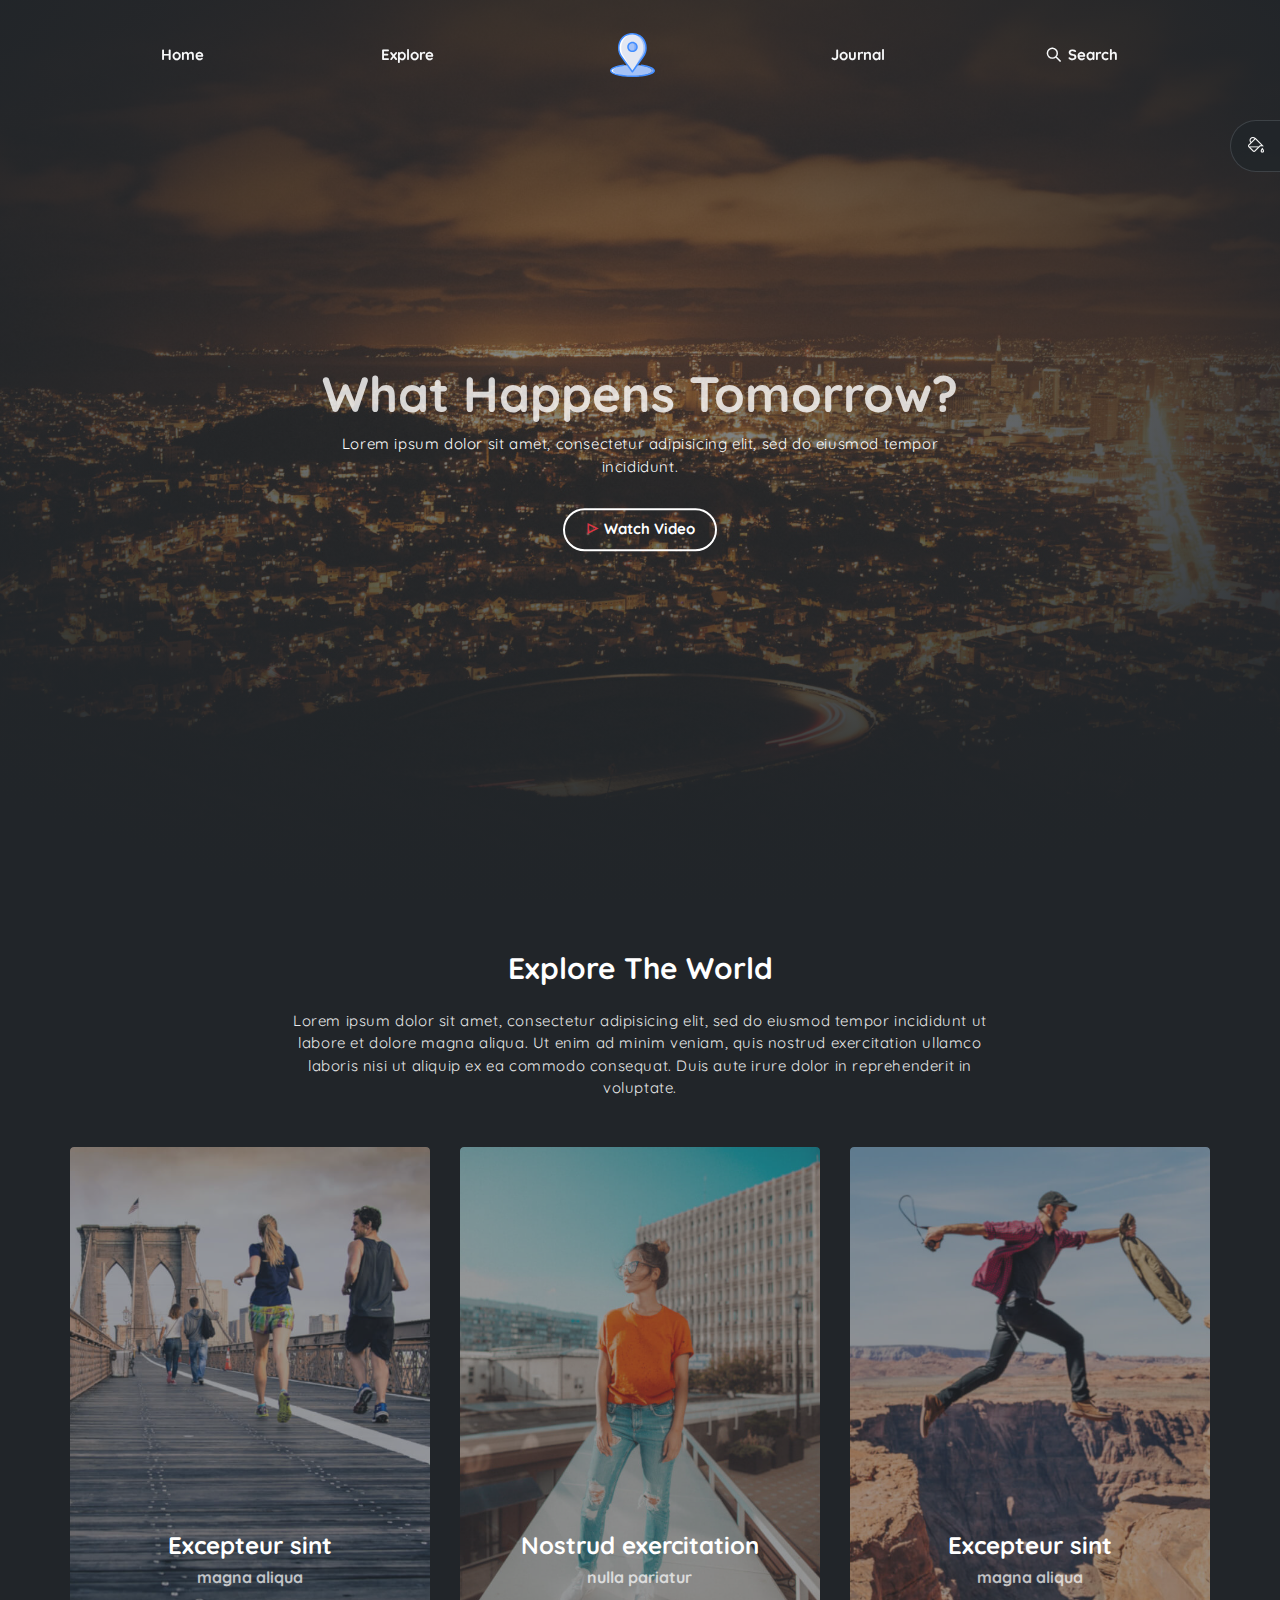
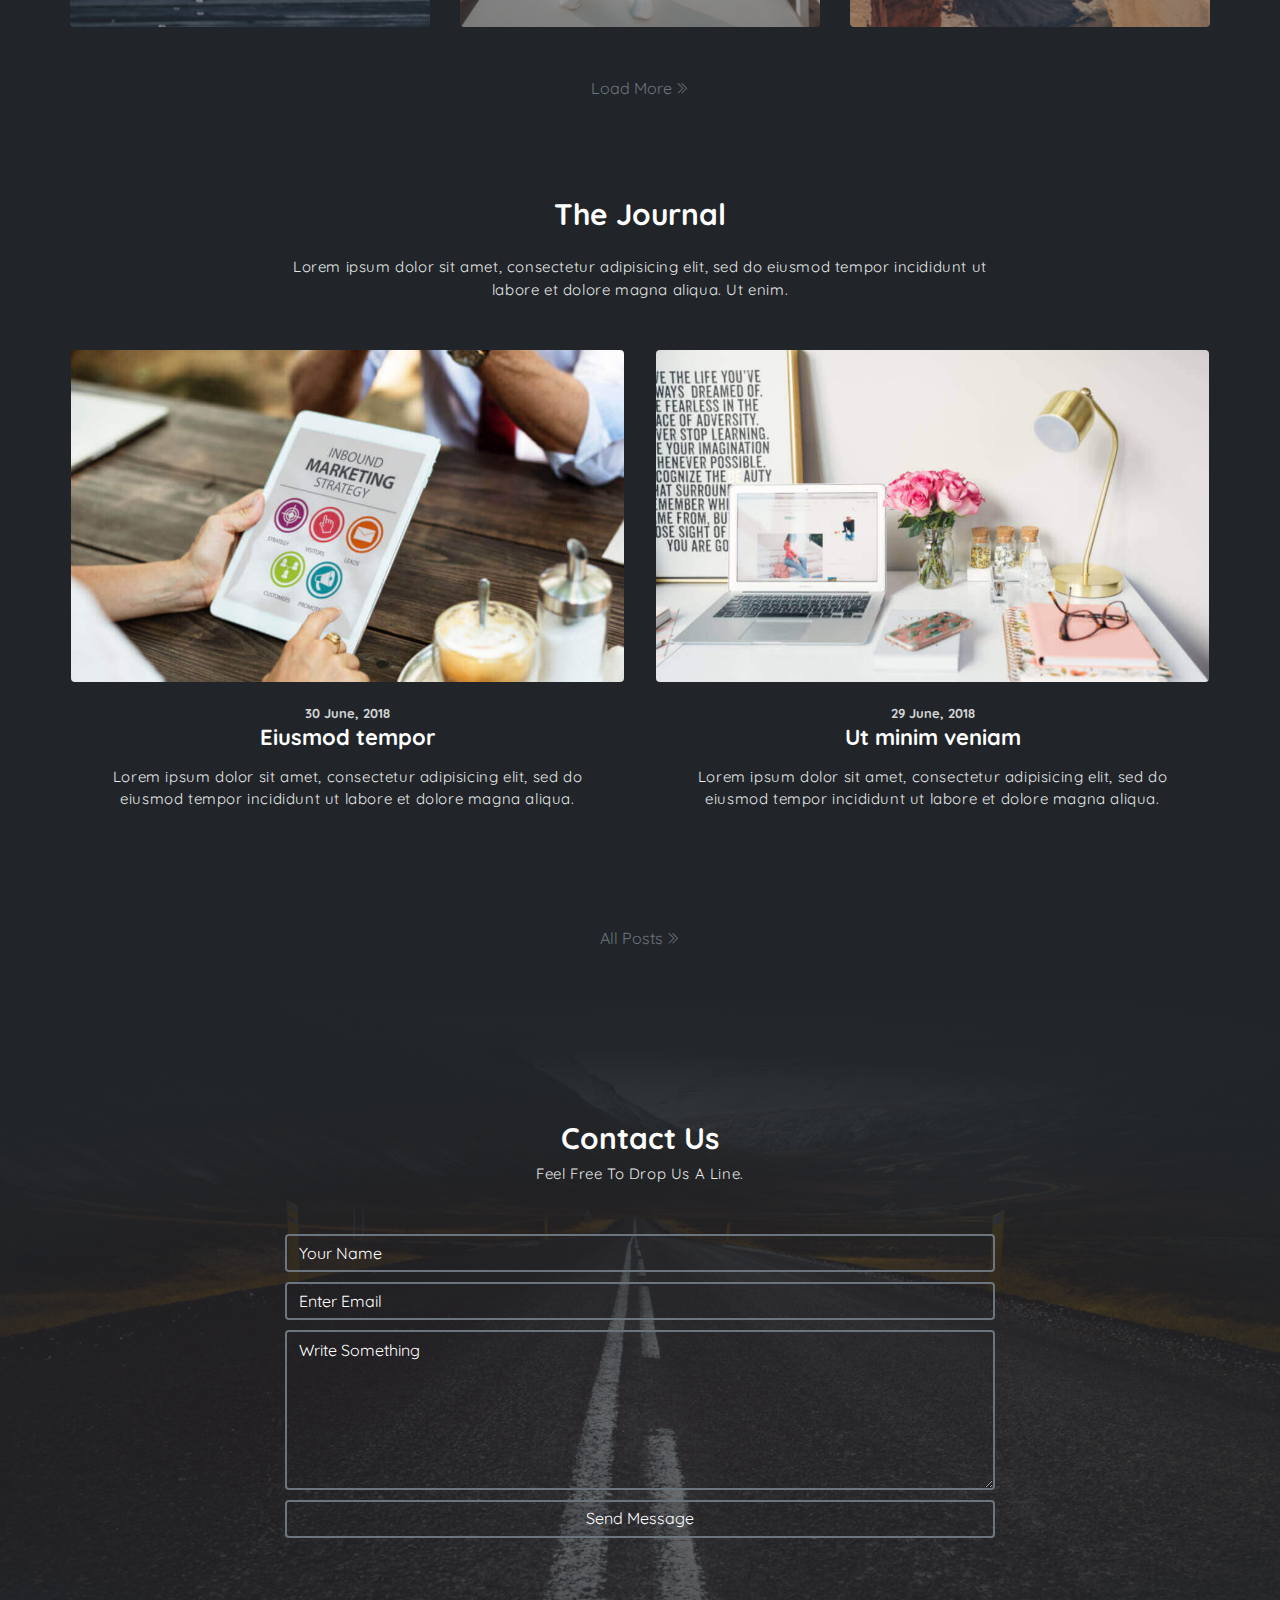
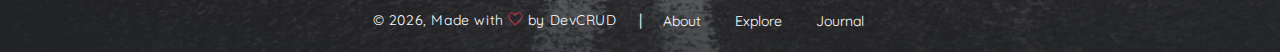
<file: demo3-pohja/index.html>
<!DOCTYPE html>
<html lang="en">
<head>
	<meta charset="utf-8">
    <meta name="viewport" content="width=device-width, initial-scale=1, shrink-to-fit=no">
    <meta name="description" content="Start your development with Dorang landing page.">
    <meta name="author" content="Devcrud">
    <title>Dorang | Free Bootstrap 4.3.x template</title>
    <!-- font icons -->
    <link rel="stylesheet" href="assets/vendors/themify-icons/css/themify-icons.css">

    <!-- Bootstrap + Dorang main styles -->
	<link rel="stylesheet" href="assets/css/dorang.css">

</head>
<body data-spy="scroll" data-target=".navbar" data-offset="40" id="home" class="dark-theme">
    
    <!-- page navbar -->
    <nav class="page-navbar" data-spy="affix" data-offset-top="10">
        <ul class="nav-navbar container">
            <li class="nav-item"><a href="#" class="nav-link">Home</a></li>
            <li class="nav-item"><a href="#" class="nav-link">Explore</a></li>
            <li class="nav-item"><a href="#" class="nav-link"><img src="assets/imgs/placeholder.svg" alt="Download free bootstrap 4 landing page, free boootstrap 4 templates, Download free bootstrap 4.1 landing page, free boootstrap 4.1.1 templates, weber Landing page"></a></li>
            <li class="nav-item"><a href="#" class="nav-link">Journal</a></li>
            <li class="nav-item search">
                <a href="javascript:void(0)" class="nav-link search-toggle"><i class="ti-search"></i> Search</a>
                <div class="search-wrapper">
                    <form>
                        <input type="search" class="form-control" name="" placeholder="hit enter to search">
                    </form>
                </div>
            </li>
        </ul>
    </nav><!-- end of page navbar -->

    <div class="theme-selector">
        <a href="javascript:void(0)" class="spinner">
            <i class="ti-paint-bucket"></i>
        </a>
        <div class="body">
            <a href="javascript:void(0)" class="light"></a>
            <a href="javascript:void(0)" class="dark"></a>
        </div>
    </div>  

    <!-- page header -->
    <header class="header">
        <div class="overlay"></div>
        <div class="header-content">
            <h1 class="header-title">What Happens Tomorrow?</h1>
            <p class="header-subtitle">Lorem ipsum dolor sit amet, consectetur adipisicing elit, sed do eiusmod
            tempor incididunt.</p>

            <button class="btn btn-theme-color modal-toggle"><i class="ti-control-play text-danger"></i> Watch Video</button>

        </div>
    </header><!-- end of page header -->

    <!-- modal -->
    <div class="modalBox">
        <div class="modalBox-body">
            <iframe width="100%" height="450px" class="border-0" 
            src="https://www.youtube.com/embed/tgbNyZ7vqY?controls=0">
            </iframe>
        </div>          
    </div><!-- end of modal -->

    <!-- page container -->
    <div class="container page-container">
        <div class="col-md-10 col-lg-8 m-auto">
            <h6 class="title mb-4">Explore The World</h6>
            <p class="mb-5">Lorem ipsum dolor sit amet, consectetur adipisicing elit, sed do eiusmod
            tempor incididunt ut labore et dolore magna aliqua. Ut enim ad minim veniam,
            quis nostrud exercitation ullamco laboris nisi ut aliquip ex ea commodo
            consequat. Duis aute irure dolor in reprehenderit in voluptate.</p>
        </div>  

        <!-- row -->
        <div class="row mb-4">
            <div class="col-md-4">
                <a href="javascript:void(0)" class="overlay-img">
                    <img src="assets/imgs/img-1.jpg" alt="Download free bootstrap 4 landing page, free boootstrap 4 templates, Download free bootstrap 4.1 landing page, free boootstrap 4.1.1 templates, weber Landing page">  
                    <div class="overlay"></div> 
                    <div class="des">
                        <h1 class="title">Excepteur sint</h1>
                        <h6 class="subtitle">magna aliqua</p>
                        <p>Lorem ipsum dolor sit amet, consectetur adipisicing elit, sed do eiusmod
                        tempor incididunt ut labore et dolore magna aliqua.</p>
                    </div>          
                </a>
            </div>
            <div class="col-md-4">
                <a href="javascript:void(0)" class="overlay-img">
                    <img src="assets/imgs/img-2.jpg" alt="Download free bootstrap 4 landing page, free boootstrap 4 templates, Download free bootstrap 4.1 landing page, free boootstrap 4.1.1 templates, weber Landing page">  
                    <div class="overlay"></div> 
                    <div class="des">
                        <h1 class="title">Nostrud exercitation </h1>
                        <h6 class="subtitle">nulla pariatur</p>
                        <p>Lorem ipsum dolor sit amet, consectetur adipisicing elit, sed do eiusmod
                        tempor incididunt ut labore et dolore magna aliqua.</p>
                    </div>          
                </a>
            </div>
            <div class="col-md-4">
                <a href="javascript:void(0)" class="overlay-img">
                    <img src="assets/imgs/img-3.jpg" alt="Download free bootstrap 4 landing page, free boootstrap 4 templates, Download free bootstrap 4.1 landing page, free boootstrap 4.1.1 templates, weber Landing page">  
                    <div class="overlay"></div> 
                    <div class="des">
                        <h1 class="title">Excepteur sint</h1>
                        <h6 class="subtitle">magna aliqua</p>
                        <p>Lorem ipsum dolor sit amet, consectetur adipisicing elit, sed do eiusmod
                        tempor incididunt ut labore et dolore magna aliqua.</p>
                    </div>          
                </a>
            </div>          
        </div><!-- end of row -->

        <a href="#">Load More <i class="ti-angle-double-right angle"></i></a>


        <div class="col-md-10 col-lg-8 m-auto">
            <h6 class="title mb-4 mt-5 pt-5">The Journal</h6>
            <p class="mb-5">Lorem ipsum dolor sit amet, consectetur adipisicing elit, sed do eiusmod
            tempor incididunt ut labore et dolore magna aliqua. Ut enim.</p>
        </div>

        <!-- row -->
        <div class="row mb-5">
            <div class="col-md-6">
                <a href="javascript:void(0)" class="card">
                    <img src="assets/imgs/blog-1.jpg" class="card-img" alt="Download free bootstrap 4 landing page, free boootstrap 4 templates, Download free bootstrap 4.1 landing page, free boootstrap 4.1.1 templates, weber Landing page">
                    <div class="card-body">
                        <h6 class="card-subtitle">30 June, 2018</h6>
                        <h3 class="card-title">Eiusmod
                        tempor</h3>
                        <p>Lorem ipsum dolor sit amet, consectetur adipisicing elit, sed do eiusmod
                        tempor incididunt ut labore et dolore magna aliqua.</p>
                    </div>                  
                </a>
            </div>  
            <div class="col-md-6">
                <a href="javascript:void(0)" class="card">
                    <img src="assets/imgs/blog-2.jpg" class="card-img" alt="Download free bootstrap 4 landing page, free boootstrap 4 templates, Download free bootstrap 4.1 landing page, free boootstrap 4.1.1 templates, weber Landing page">
                    <div class="card-body">
                        <h6 class="card-subtitle">29 June, 2018</h6>
                        <h3 class="card-title">Ut minim veniam</h3>
                        <p>Lorem ipsum dolor sit amet, consectetur adipisicing elit, sed do eiusmod
                        tempor incididunt ut labore et dolore magna aliqua.</p>
                    </div>                  
                </a>
            </div>  
        </div><!-- end of row -->

        <a href="#">All Posts <i class="ti-angle-double-right angle"></i></a>

    </div> <!-- end of page container -->

    <!--footer & pre footer -->
    <div class="contact-section">
        <div class="overlay"></div>
        <!-- container -->
        <div class="container">
            <div class="col-md-10 col-lg-8 m-auto">
                <h6 class="title mb-2">Contact Us</h6>
                <p class="mb-5">Feel Free To Drop Us A Line.</p>
                <form action="" class="form-group">
                    <input type="text" size="50" class="form-control" placeholder="Your Name" required>
                    <input type="email" class="form-control" placeholder="Enter Email"requried>
                    <textarea name="comment" id="comment" rows="6"   class="form-control" placeholder="Write Something"></textarea>
                    <input type="submit" value="Send Message" class="form-control">
                </form>
            </div>

            <!-- footer -->
            <footer class="footer">
                <p class="infos">&copy; <script>document.write(new Date().getFullYear())</script>, Made with <i class="ti-heart text-danger"></i> by <a href="http://www.devcrud.com">DevCRUD</a></p>       
                <span>|</span>  
                <div class="links">
                    <a href="#">About</a>
                    <a href="#">Explore</a>
                    <a href="#">Journal</a>
                </div>
            </footer><!-- end of footer -->

        </div><!-- end of container -->
    </div><!-- end of pre footer -->

    <!-- core  -->
    <script src="assets/vendors/jquery/jquery-3.4.1.js"></script>
    <script src="assets/vendors/bootstrap/bootstrap.bundle.js"></script>

    <!-- bootstrap affix -->
    <script src="assets/vendors/bootstrap/bootstrap.affix.js"></script>

    <!-- Dorang js -->
    <script src="assets/js/dorang.js"></script>

</body>
</html>
</file>
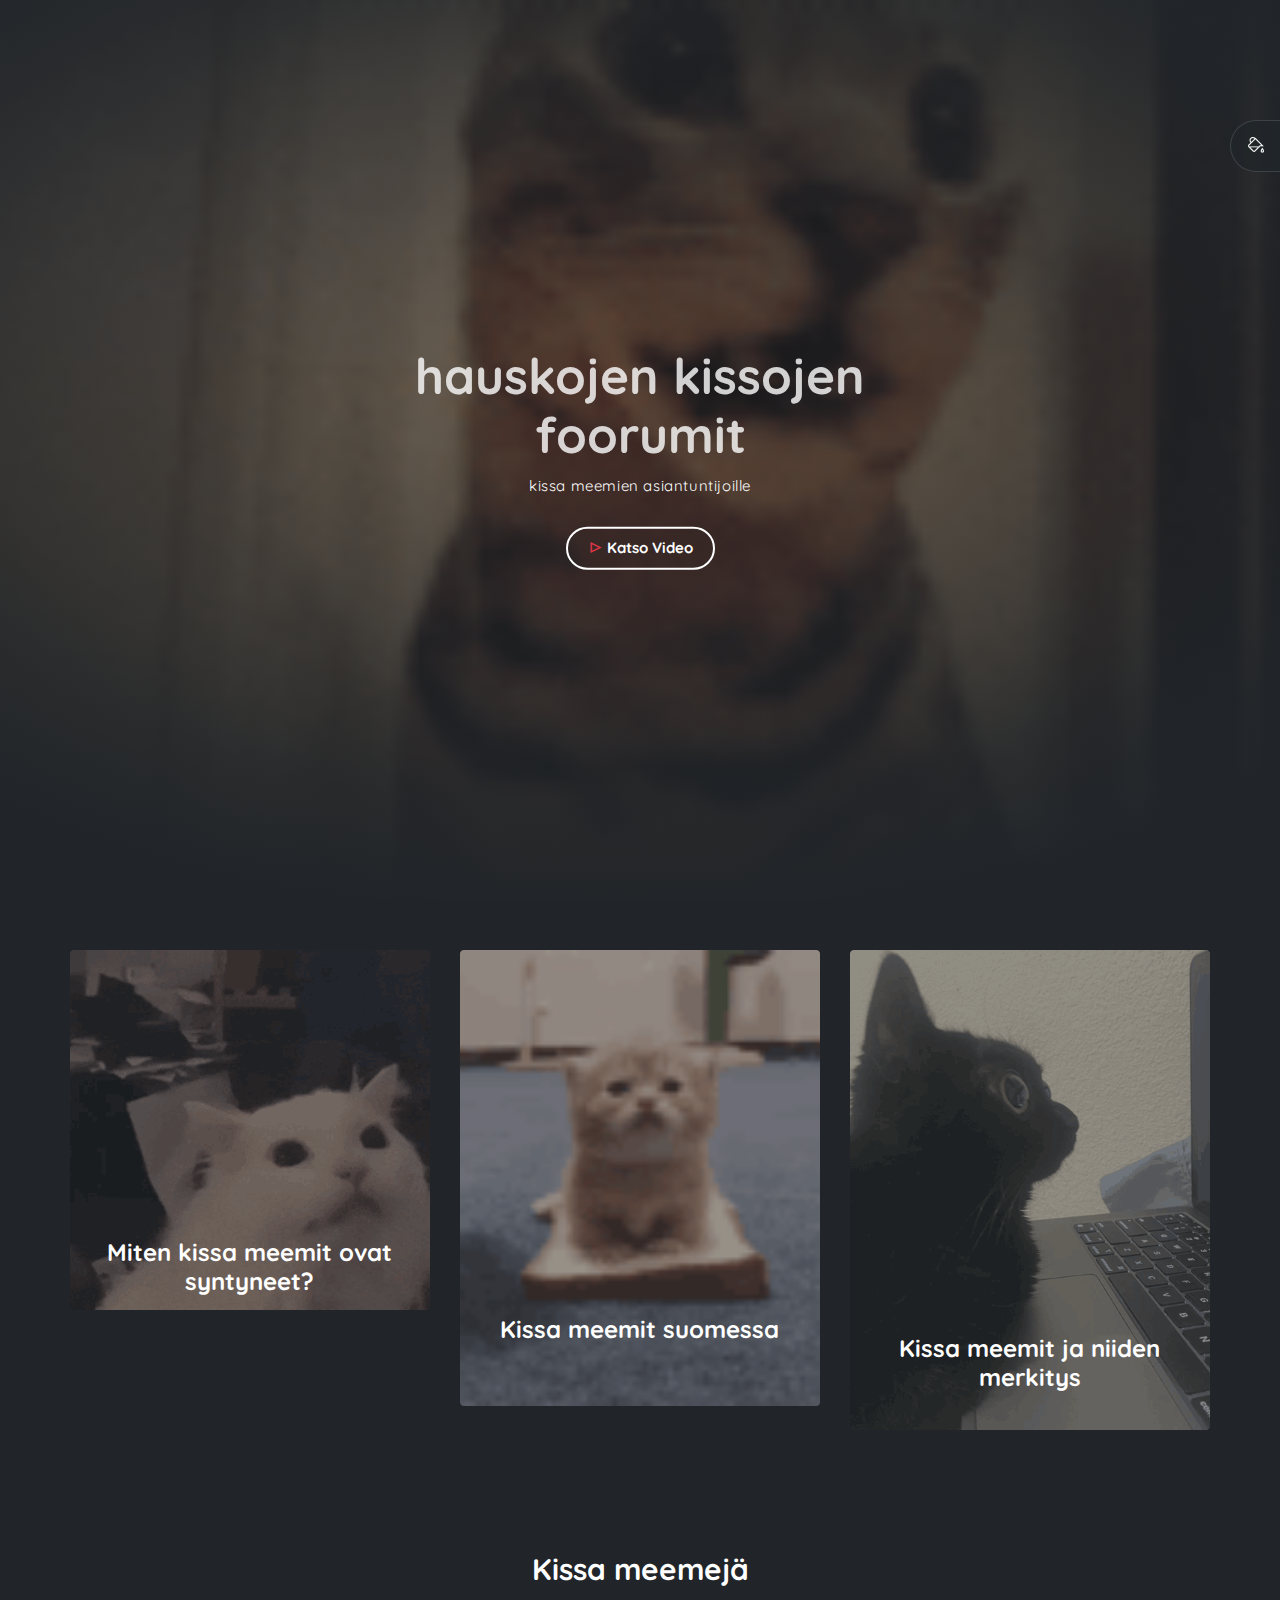
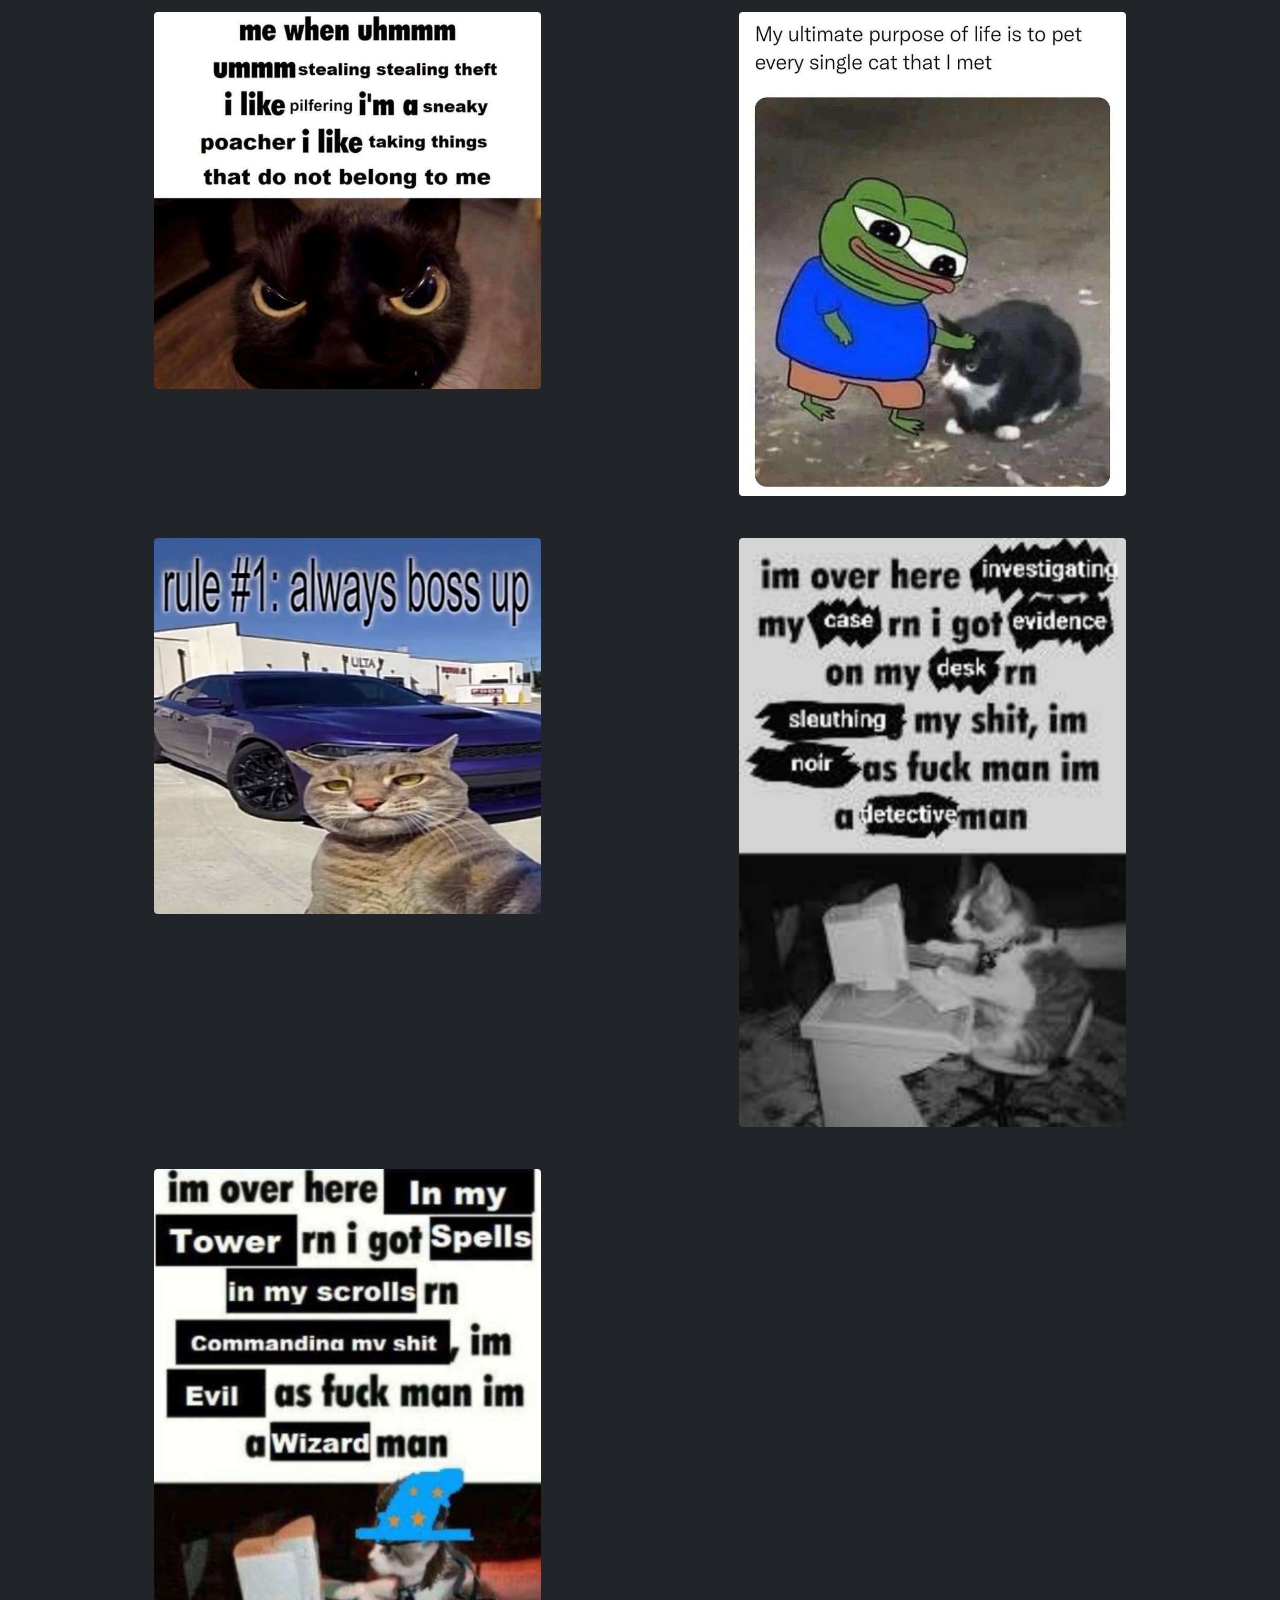
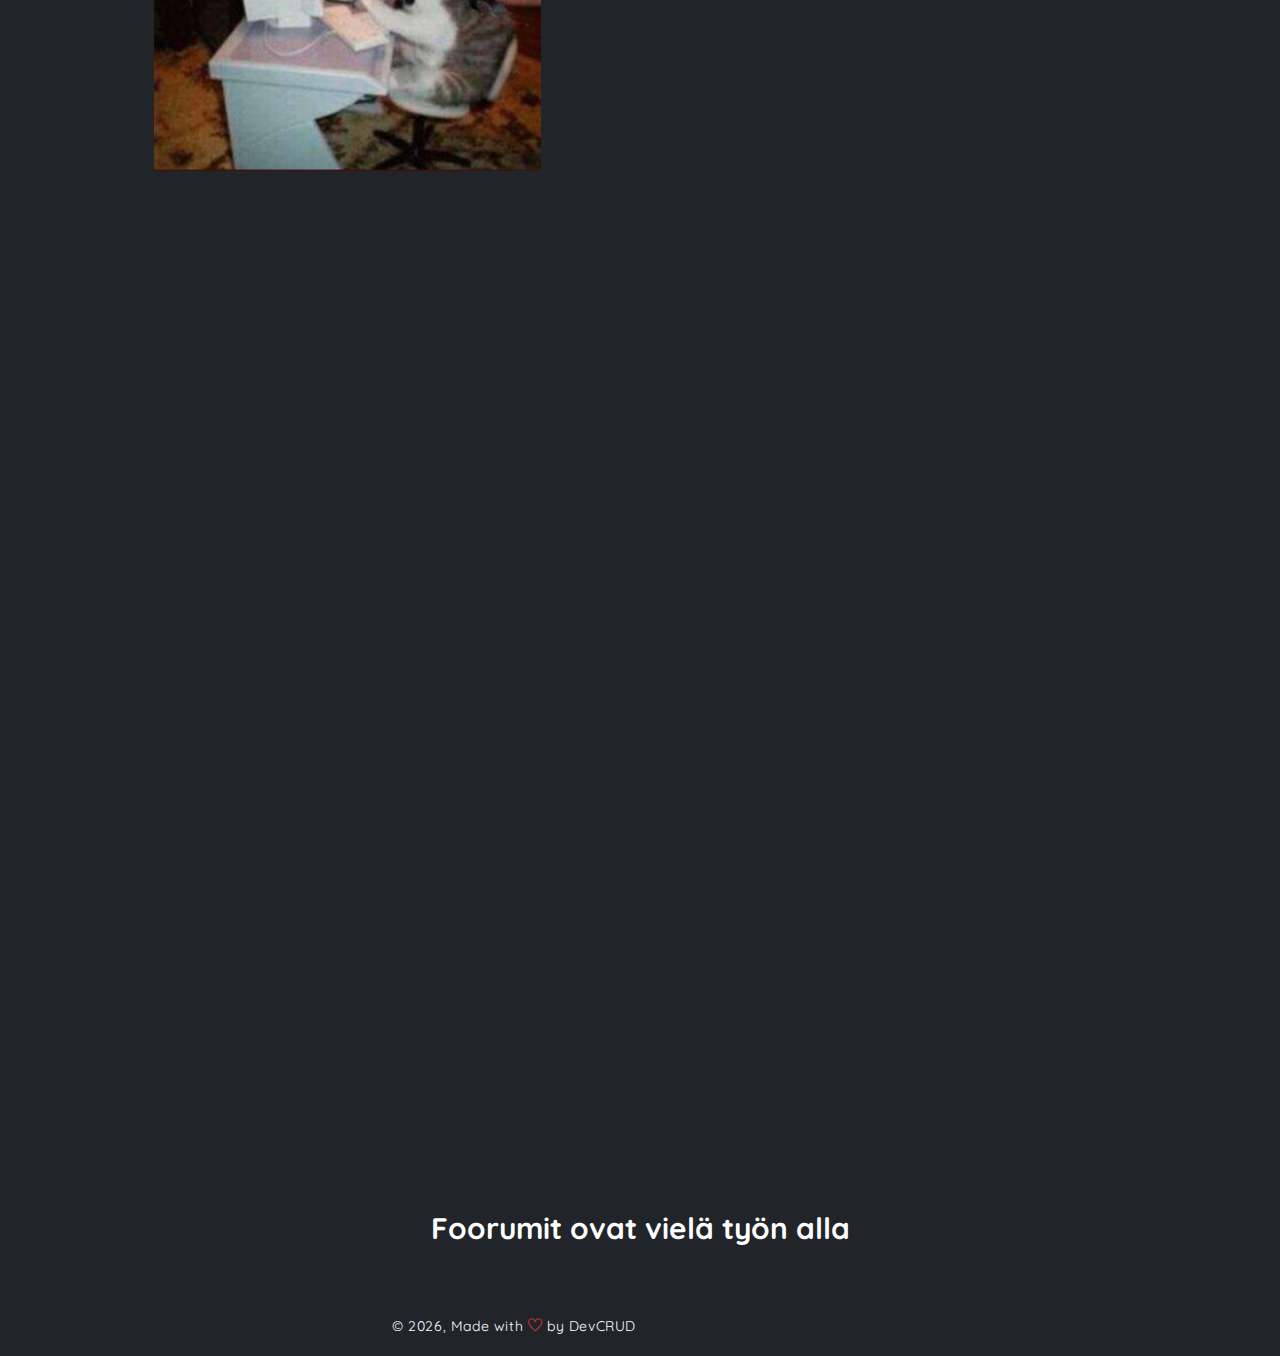
<file: demo3/index.html>
<!DOCTYPE html>
<html lang="en">
<head>
	<meta charset="utf-8">
    <meta name="viewport" content="width=device-width, initial-scale=1, shrink-to-fit=no">
    <meta name="description" content="Start your development with Dorang landing page.">
    <meta name="author" content="Devcrud">
    <title>Dorang | Free Bootstrap 4.3.x template</title>
    <!-- font icons -->
    <link rel="stylesheet" href="assets/vendors/themify-icons/css/themify-icons.css">

    <!-- Bootstrap + Dorang main styles -->
	<link rel="stylesheet" href="assets/css/dorang.css">

</head>
<body data-spy="scroll" data-target=".navbar" data-offset="40" id="home" class="dark-theme">
    
    

    <div class="theme-selector">
        <a href="javascript:void(0)" class="spinner">
            <i class="ti-paint-bucket"></i>
        </a>
        <div class="body">
            <a href="javascript:void(0)" class="light"></a>
            <a href="javascript:void(0)" class="dark"></a>
        </div>
    </div>  

    <!-- page header -->
    <header class="header">
        <div class="overlay"></div>
        <div class="header-content">
            <h1 class="header-title">hauskojen kissojen foorumit </h1>
            <p class="header-subtitle">kissa meemien asiantuntijoille</p>

            <button class="btn btn-theme-color modal-toggle"><i class="ti-control-play text-danger"></i> Katso Video</button>

        </div>
    </header><!-- end of page header -->

    <!-- modal -->
    <div class="modalBox">
        <div class="modalBox-body">
            <video width="100%" height="100%" controls>
                <source src="assets/vids/meow.mp4">
            </video>
        </div>          
    </div><!-- end of modal -->

    <!-- page container -->
    <div class="container page-container">

        <!-- row -->
        <div class="row mb-4">
            <div class="col-md-4">
                <a href="javascript:void(0)" class="overlay-img">
                    <img src="assets/imgs/img-1.gif" alt="Download free bootstrap 4 landing page, free boootstrap 4 templates, Download free bootstrap 4.1 landing page, free boootstrap 4.1.1 templates, weber Landing page">  
                    <div class="overlay"></div> 
                    <div class="des">
                        <h1 class="title">Miten kissa meemit ovat syntyneet?</h1>
                        <p>Kissa meemit ovat syntyneet internetin nopean leviämisen
                             ja helpon saatavuuden ansiosta. Niitä on luotu ja jaettu 
                             ympäri maailmaa ja niiden suosio on kasvanut dramaattisesti viime vuosina.</p>
                    </div>          
                </a>
            </div>
            <div class="col-md-4">
                <a href="javascript:void(0)" class="overlay-img">
                    <img src="assets/imgs/img-2.gif" alt="Download free bootstrap 4 landing page, free boootstrap 4 templates, Download free bootstrap 4.1 landing page, free boootstrap 4.1.1 templates, weber Landing page">  
                    <div class="overlay"></div> 
                    <div class="des">
                        <h1 class="title">Kissa meemit suomessa</h1>
                        <p>Suomessa kissa meemit ovat suosittuja ja suomalaiset jakavat niitä aktiivisesti. 
                            Niiden avulla voidaan ilmaista huumoria ja elämän tapahtumia leikkisästi.</p>
                    </div>          
                </a>
            </div>
            <div class="col-md-4">
                <a href="javascript:void(0)" class="overlay-img">
                    <img src="assets/imgs/img-3.gif" alt="Download free bootstrap 4 landing page, free boootstrap 4 templates, Download free bootstrap 4.1 landing page, free boootstrap 4.1.1 templates, weber Landing page">  
                    <div class="overlay"></div> 
                    <div class="des">
                        <h1 class="title">Kissa meemit ja niiden merkitys</h1>
                        <p>Kissa meemit ovat huumoria ja niiden avulla voidaan välittää viestejä 
                            ja ilmaista ajatuksia ilman, että ne tuntuvat liian vakavilta. 
                            Ne tarjoavat kevyen ja hauskan tavan välittää viestejä ja tavoittaa yleisön.</p>
                    </div>          
                </a>
            </div>          
        </div><!-- end of row -->



        <div class="col-md-10 col-lg-8 m-auto">
            <h6 class="title mb-4 mt-5 pt-5">Kissa meemejä</h6>
        </div>

        <!-- row -->
        <div class="row mb-5">
            <div class="col-md-6">
                <a href="javascript:void(0)" class="card">
                    <img src="assets/imgs/meme-1.jpg" class="card-img" alt="Download free bootstrap 4 landing page, free boootstrap 4 templates, Download free bootstrap 4.1 landing page, free boootstrap 4.1.1 templates, weber Landing page">                
                </a>
            </div>  
            <div class="col-md-6">
                <a href="javascript:void(0)" class="card">
                    <img src="assets/imgs/meme-3.jpg" class="card-img" alt="Download free bootstrap 4 landing page, free boootstrap 4 templates, Download free bootstrap 4.1 landing page, free boootstrap 4.1.1 templates, weber Landing page">                
                </a>
            </div> 
            <div class="col-md-6">
                <a href="javascript:void(0)" class="card">
                    <img src="assets/imgs/meme-4.jpg" class="card-img" alt="Download free bootstrap 4 landing page, free boootstrap 4 templates, Download free bootstrap 4.1 landing page, free boootstrap 4.1.1 templates, weber Landing page">                
                </a>
            </div> 
            <div class="col-md-6">
                <a href="javascript:void(0)" class="card">
                    <img src="assets/imgs/meme-5.jpg" class="card-img" alt="Download free bootstrap 4 landing page, free boootstrap 4 templates, Download free bootstrap 4.1 landing page, free boootstrap 4.1.1 templates, weber Landing page">                
                </a>
            </div> 
            <div class="col-md-6">
                <a href="javascript:void(0)" class="card">
                    <img src="assets/imgs/meme-6.jpg" class="card-img" alt="Download free bootstrap 4 landing page, free boootstrap 4 templates, Download free bootstrap 4.1 landing page, free boootstrap 4.1.1 templates, weber Landing page">                
                </a>
            </div> 
        </div><!-- end of row -->


    </div> <!-- end of page container -->

    <!--footer & pre footer -->
    <div class="contact-section">
        <div class="overlay"></div>
        <!-- container -->
        <div class="container">
            <div class="col-md-10 col-lg-8 m-auto">
                <h6 class="title mb-2">Foorumit ovat vielä työn alla</h6>
            </div>
            <!-- footer -->
            <footer class="footer">
                <p class="infos">&copy; <script>document.write(new Date().getFullYear())</script>, Made with <i class="ti-heart text-danger"></i> by <a href="http://www.devcrud.com">DevCRUD</a></p>       
            </footer><!-- end of footer -->

        </div><!-- end of container -->
    </div><!-- end of pre footer -->

    <!-- core  -->
    <script src="assets/vendors/jquery/jquery-3.4.1.js"></script>
    <script src="assets/vendors/bootstrap/bootstrap.bundle.js"></script>

    <!-- bootstrap affix -->
    <script src="assets/vendors/bootstrap/bootstrap.affix.js"></script>

    <!-- Dorang js -->
    <script src="assets/js/dorang.js"></script>

</body>
</html>
</file>
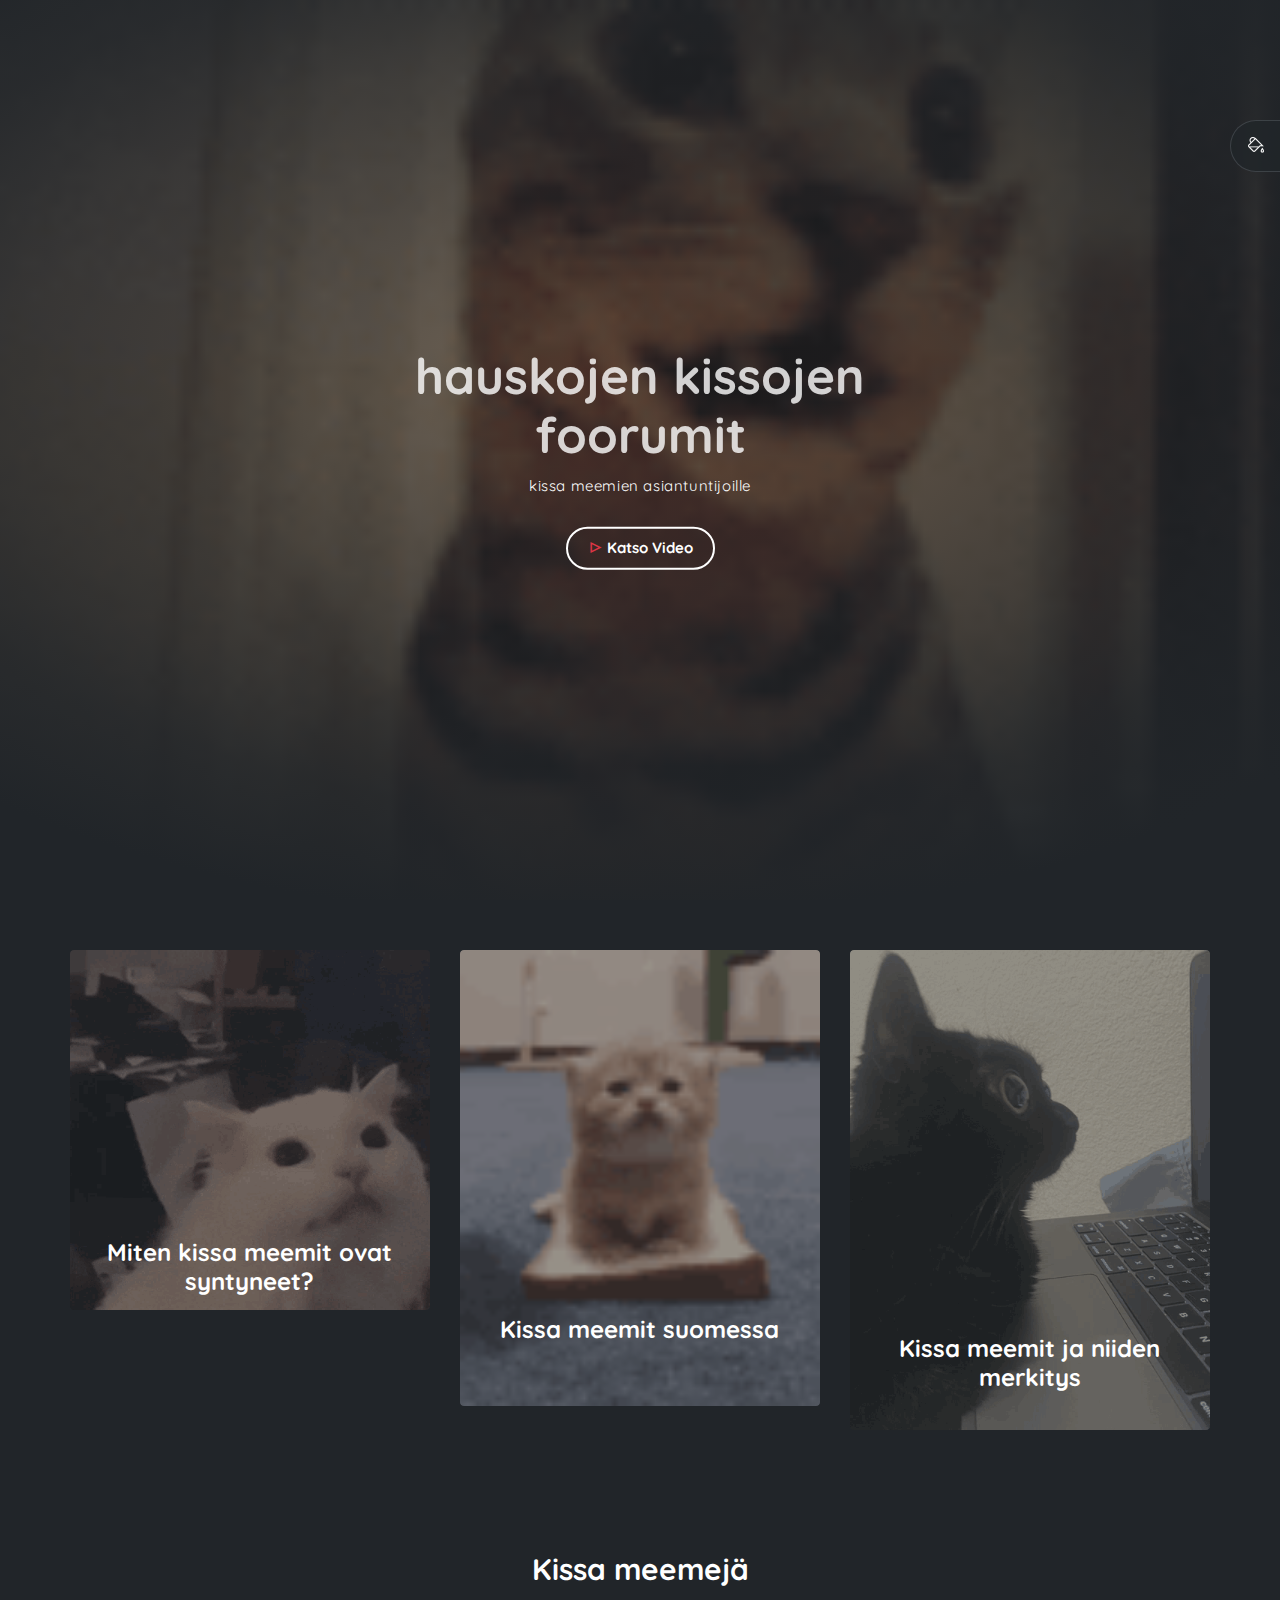
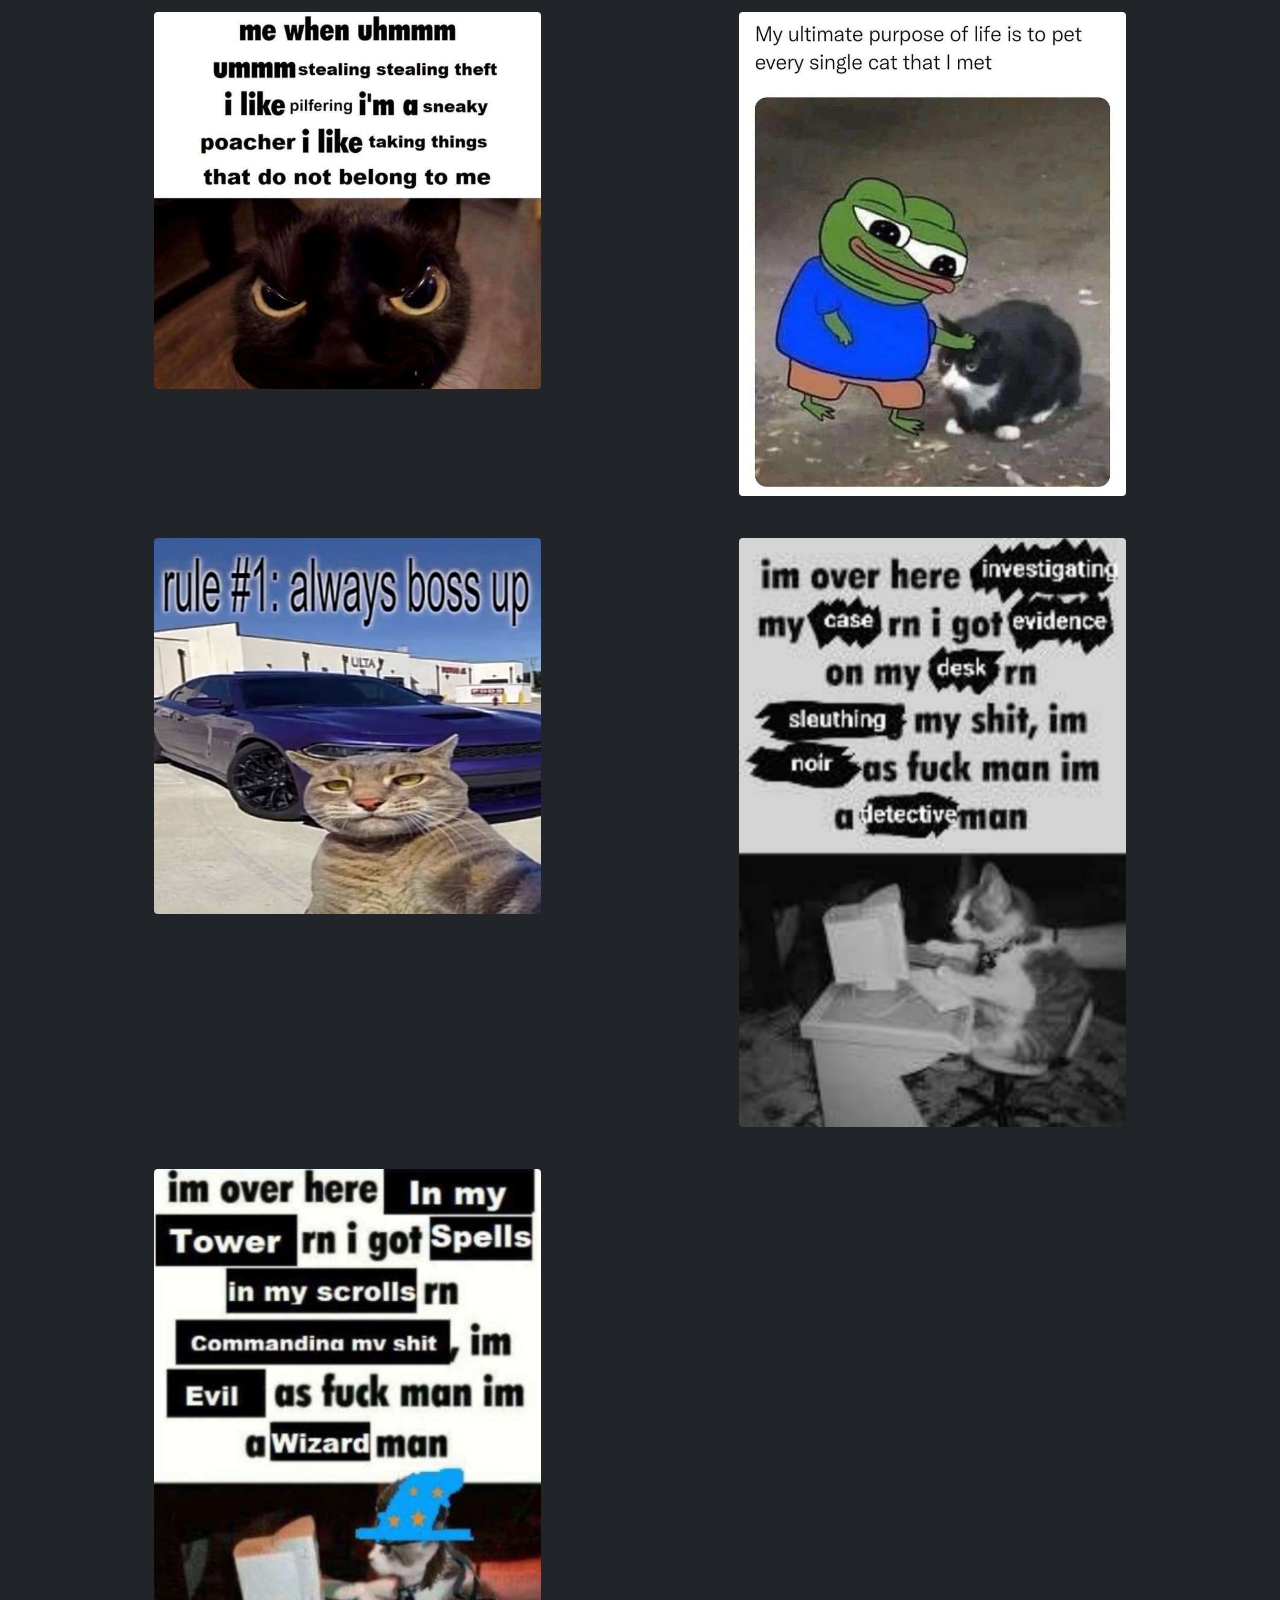
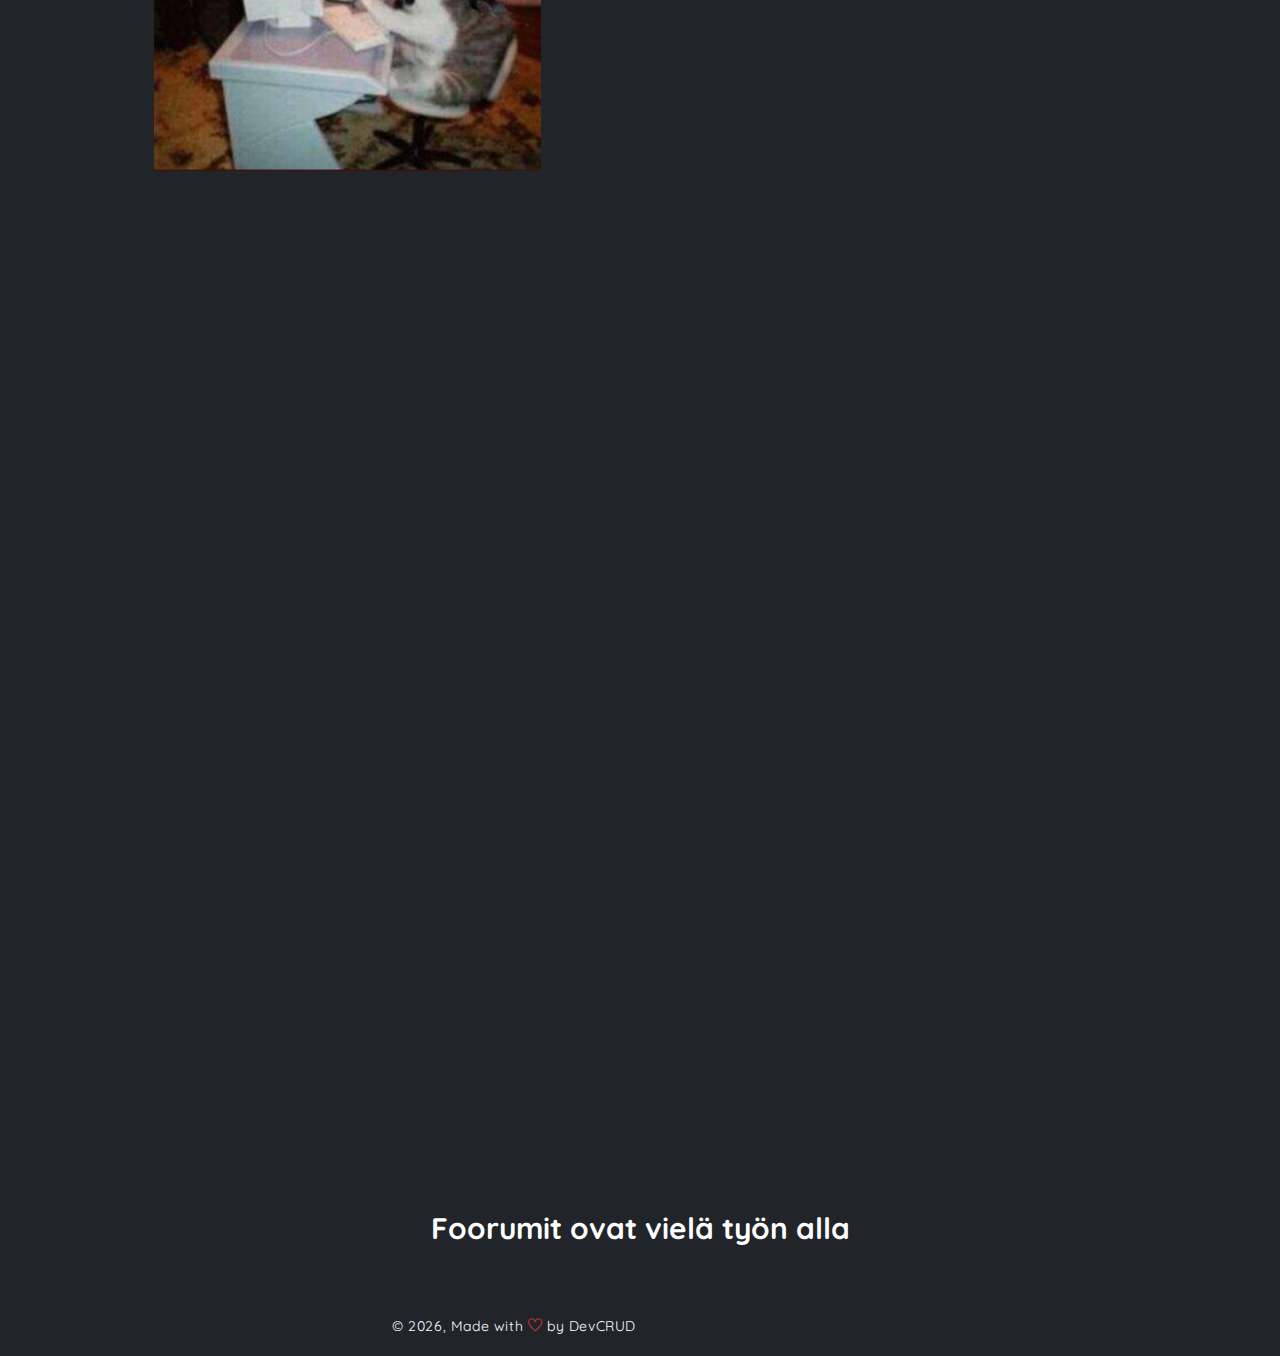
<file: demo4/index.html>
<!DOCTYPE html>
<html lang="en">
<head>
	<meta charset="utf-8">
    <meta name="viewport" content="width=device-width, initial-scale=1, shrink-to-fit=no">
    <meta name="description" content="Start your development with Dorang landing page.">
    <meta name="author" content="Devcrud">
    <title>Dorang | Free Bootstrap 4.3.x template</title>
    <!-- font icons -->
    <link rel="stylesheet" href="assets/vendors/themify-icons/css/themify-icons.css">

    <!-- Bootstrap + Dorang main styles -->
	<link rel="stylesheet" href="assets/css/dorang.css">

</head>
<body data-spy="scroll" data-target=".navbar" data-offset="40" id="home" class="dark-theme">
    
    

    <div class="theme-selector">
        <a href="javascript:void(0)" class="spinner">
            <i class="ti-paint-bucket"></i>
        </a>
        <div class="body">
            <a href="javascript:void(0)" class="light"></a>
            <a href="javascript:void(0)" class="dark"></a>
        </div>
    </div>  

    <!-- page header -->
    <header class="header">
        <div class="overlay"></div>
        <div class="header-content">
            <h1 class="header-title">hauskojen kissojen foorumit </h1>
            <p class="header-subtitle">kissa meemien asiantuntijoille</p>

            <button class="btn btn-theme-color modal-toggle"><i class="ti-control-play text-danger"></i> Katso Video</button>

        </div>
    </header><!-- end of page header -->

    <!-- modal -->
    <div class="modalBox">
        <div class="modalBox-body">
            <video controls>
                <source src="assets/vids/meow.mp4">
            </video>
        </div>          
    </div><!-- end of modal -->

    <!-- page container -->
    <div class="container page-container">

        <!-- row -->
        <div class="row mb-4">
            <div class="col-md-4">
                <a href="javascript:void(0)" class="overlay-img">
                    <img src="assets/imgs/img-1.gif" alt="Download free bootstrap 4 landing page, free boootstrap 4 templates, Download free bootstrap 4.1 landing page, free boootstrap 4.1.1 templates, weber Landing page">  
                    <div class="overlay"></div> 
                    <div class="des">
                        <h1 class="title">Miten kissa meemit ovat syntyneet?</h1>
                        <p>Kissa meemit ovat syntyneet internetin nopean leviämisen
                             ja helpon saatavuuden ansiosta. Niitä on luotu ja jaettu 
                             ympäri maailmaa ja niiden suosio on kasvanut dramaattisesti viime vuosina.</p>
                    </div>          
                </a>
            </div>
            <div class="col-md-4">
                <a href="javascript:void(0)" class="overlay-img">
                    <img src="assets/imgs/img-2.gif" alt="Download free bootstrap 4 landing page, free boootstrap 4 templates, Download free bootstrap 4.1 landing page, free boootstrap 4.1.1 templates, weber Landing page">  
                    <div class="overlay"></div> 
                    <div class="des">
                        <h1 class="title">Kissa meemit suomessa</h1>
                        <p>Suomessa kissa meemit ovat suosittuja ja suomalaiset jakavat niitä aktiivisesti. 
                            Niiden avulla voidaan ilmaista huumoria ja elämän tapahtumia leikkisästi.</p>
                    </div>          
                </a>
            </div>
            <div class="col-md-4">
                <a href="javascript:void(0)" class="overlay-img">
                    <img src="assets/imgs/img-3.gif" alt="Download free bootstrap 4 landing page, free boootstrap 4 templates, Download free bootstrap 4.1 landing page, free boootstrap 4.1.1 templates, weber Landing page">  
                    <div class="overlay"></div> 
                    <div class="des">
                        <h1 class="title">Kissa meemit ja niiden merkitys</h1>
                        <p>Kissa meemit ovat huumoria ja niiden avulla voidaan välittää viestejä 
                            ja ilmaista ajatuksia ilman, että ne tuntuvat liian vakavilta. 
                            Ne tarjoavat kevyen ja hauskan tavan välittää viestejä ja tavoittaa yleisön.</p>
                    </div>          
                </a>
            </div>          
        </div><!-- end of row -->



        <div class="col-md-10 col-lg-8 m-auto">
            <h6 class="title mb-4 mt-5 pt-5">Kissa meemejä</h6>
        </div>

        <!-- row -->
        <div class="row mb-5">
            <div class="col-md-6">
                <a href="javascript:void(0)" class="card">
                    <img src="assets/imgs/meme-1.jpg" class="card-img" alt="Download free bootstrap 4 landing page, free boootstrap 4 templates, Download free bootstrap 4.1 landing page, free boootstrap 4.1.1 templates, weber Landing page">                
                </a>
            </div>  
            <div class="col-md-6">
                <a href="javascript:void(0)" class="card">
                    <img src="assets/imgs/meme-3.jpg" class="card-img" alt="Download free bootstrap 4 landing page, free boootstrap 4 templates, Download free bootstrap 4.1 landing page, free boootstrap 4.1.1 templates, weber Landing page">                
                </a>
            </div> 
            <div class="col-md-6">
                <a href="javascript:void(0)" class="card">
                    <img src="assets/imgs/meme-4.jpg" class="card-img" alt="Download free bootstrap 4 landing page, free boootstrap 4 templates, Download free bootstrap 4.1 landing page, free boootstrap 4.1.1 templates, weber Landing page">                
                </a>
            </div> 
            <div class="col-md-6">
                <a href="javascript:void(0)" class="card">
                    <img src="assets/imgs/meme-5.jpg" class="card-img" alt="Download free bootstrap 4 landing page, free boootstrap 4 templates, Download free bootstrap 4.1 landing page, free boootstrap 4.1.1 templates, weber Landing page">                
                </a>
            </div> 
            <div class="col-md-6">
                <a href="javascript:void(0)" class="card">
                    <img src="assets/imgs/meme-6.jpg" class="card-img" alt="Download free bootstrap 4 landing page, free boootstrap 4 templates, Download free bootstrap 4.1 landing page, free boootstrap 4.1.1 templates, weber Landing page">                
                </a>
            </div> 
        </div><!-- end of row -->


    </div> <!-- end of page container -->

    <!--footer & pre footer -->
    <div class="contact-section">
        <div class="overlay"></div>
        <!-- container -->
        <div class="container">
            <div class="col-md-10 col-lg-8 m-auto">
                <h6 class="title mb-2">Foorumit ovat vielä työn alla</h6>
            </div>
            <!-- footer -->
            <footer class="footer">
                <p class="infos">&copy; <script>document.write(new Date().getFullYear())</script>, Made with <i class="ti-heart text-danger"></i> by <a href="http://www.devcrud.com">DevCRUD</a></p>       
            </footer><!-- end of footer -->

        </div><!-- end of container -->
    </div><!-- end of pre footer -->

    <!-- core  -->
    <script src="assets/vendors/jquery/jquery-3.4.1.js"></script>
    <script src="assets/vendors/bootstrap/bootstrap.bundle.js"></script>

    <!-- bootstrap affix -->
    <script src="assets/vendors/bootstrap/bootstrap.affix.js"></script>

    <!-- Dorang js -->
    <script src="assets/js/dorang.js"></script>

</body>
</html>
</file>
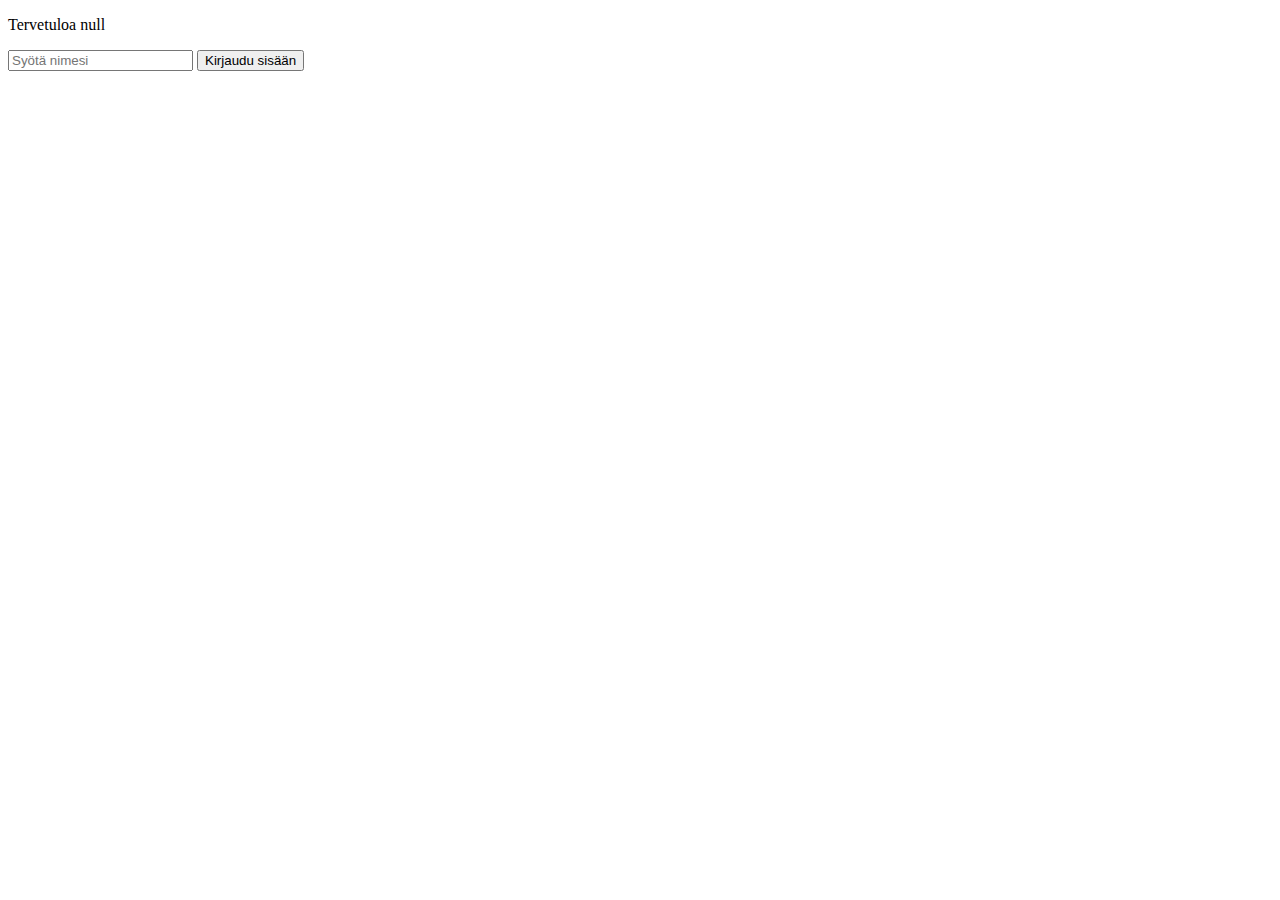
<file: demo7/index.html>
<!DOCTYPE html>

<html>

<head>
    <meta charset="UTF-8"/>
    <title>demo7</title>
    <script type="text/javascript" language="javascript" src="kirjautuminen.js"></script>
</head>

<body>
    <p id="tervetulo_teksti">Tervetuloa </p>
    <form id="kirjautumis_lomake">
        <input id="nimi" type="text" placeholder="Syötä nimesi" value="">
        <input id="kirjaudu_nappi" type="submit" value="Kirjaudu sisään" onclick="kirjaudu()">
    </form>
</body>

</html>
</file>
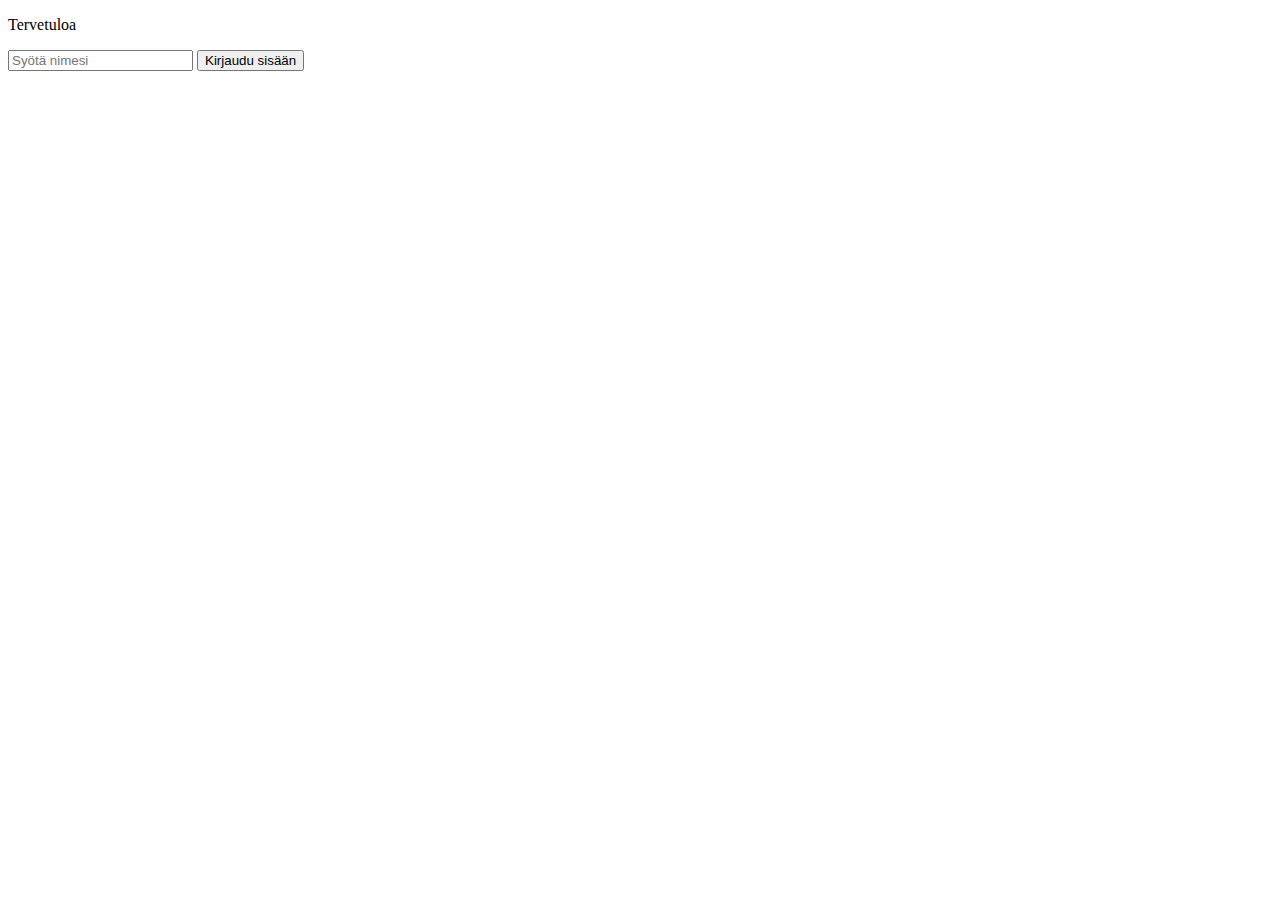
<file: demo8/index.html>
<!DOCTYPE html>

<html>

<head>
    <meta charset="UTF-8"/>
    <title>demo7</title>
    <script type="text/javascript" language="javascript" src="kirjautuminen.js"></script>
</head>

<body>
    <p id="tervetulo_teksti">Tervetuloa </p>
    <form id="kirjautumis_lomake">
        <input id="nimi" type="text" placeholder="Syötä nimesi" value="">
        <input id="kirjaudu_nappi" type="submit" value="Kirjaudu sisään" onclick="kirjaudu()">
    </form>
    <form id="uloskirjautumis_lomake">
        <input id="kirjaudu-ulos_nappi" type="submit" value="Kirjaudu ulos" onclick="kirjaudu_ulos()">
    </form>
</body>

</html>
</file>
<file: demo3-pohja/assets/vendors/themify-icons/css/themify-icons.css>
@font-face {
	font-family: 'themify';
	src:url("../fonts/themify.eot?-fvbane");
	src:url("../fonts/themify.eot?#iefix-fvbane") format("embedded-opentype"),
		url("../fonts/themify.woff?-fvbane") format("woff"),
		url("../fonts/themify.ttf?-fvbane") format("truetype"),
		url("../fonts/themify.svg?-fvbane#themify") format("svg");
	font-weight: normal;
	font-style: normal;
}

[class^="ti-"], [class*=" ti-"] {
	font-family: 'themify';
	speak: none;
	font-style: normal;
	font-weight: normal;
	font-variant: normal;
	text-transform: none;
	line-height: 1;

	/* Better Font Rendering =========== */
	-webkit-font-smoothing: antialiased;
	-moz-osx-font-smoothing: grayscale;
}

.ti-wand:before {
	content: "\e600";
}
.ti-volume:before {
	content: "\e601";
}
.ti-user:before {
	content: "\e602";
}
.ti-unlock:before {
	content: "\e603";
}
.ti-unlink:before {
	content: "\e604";
}
.ti-trash:before {
	content: "\e605";
}
.ti-thought:before {
	content: "\e606";
}
.ti-target:before {
	content: "\e607";
}
.ti-tag:before {
	content: "\e608";
}
.ti-tablet:before {
	content: "\e609";
}
.ti-star:before {
	content: "\e60a";
}
.ti-spray:before {
	content: "\e60b";
}
.ti-signal:before {
	content: "\e60c";
}
.ti-shopping-cart:before {
	content: "\e60d";
}
.ti-shopping-cart-full:before {
	content: "\e60e";
}
.ti-settings:before {
	content: "\e60f";
}
.ti-search:before {
	content: "\e610";
}
.ti-zoom-in:before {
	content: "\e611";
}
.ti-zoom-out:before {
	content: "\e612";
}
.ti-cut:before {
	content: "\e613";
}
.ti-ruler:before {
	content: "\e614";
}
.ti-ruler-pencil:before {
	content: "\e615";
}
.ti-ruler-alt:before {
	content: "\e616";
}
.ti-bookmark:before {
	content: "\e617";
}
.ti-bookmark-alt:before {
	content: "\e618";
}
.ti-reload:before {
	content: "\e619";
}
.ti-plus:before {
	content: "\e61a";
}
.ti-pin:before {
	content: "\e61b";
}
.ti-pencil:before {
	content: "\e61c";
}
.ti-pencil-alt:before {
	content: "\e61d";
}
.ti-paint-roller:before {
	content: "\e61e";
}
.ti-paint-bucket:before {
	content: "\e61f";
}
.ti-na:before {
	content: "\e620";
}
.ti-mobile:before {
	content: "\e621";
}
.ti-minus:before {
	content: "\e622";
}
.ti-medall:before {
	content: "\e623";
}
.ti-medall-alt:before {
	content: "\e624";
}
.ti-marker:before {
	content: "\e625";
}
.ti-marker-alt:before {
	content: "\e626";
}
.ti-arrow-up:before {
	content: "\e627";
}
.ti-arrow-right:before {
	content: "\e628";
}
.ti-arrow-left:before {
	content: "\e629";
}
.ti-arrow-down:before {
	content: "\e62a";
}
.ti-lock:before {
	content: "\e62b";
}
.ti-location-arrow:before {
	content: "\e62c";
}
.ti-link:before {
	content: "\e62d";
}
.ti-layout:before {
	content: "\e62e";
}
.ti-layers:before {
	content: "\e62f";
}
.ti-layers-alt:before {
	content: "\e630";
}
.ti-key:before {
	content: "\e631";
}
.ti-import:before {
	content: "\e632";
}
.ti-image:before {
	content: "\e633";
}
.ti-heart:before {
	content: "\e634";
}
.ti-heart-broken:before {
	content: "\e635";
}
.ti-hand-stop:before {
	content: "\e636";
}
.ti-hand-open:before {
	content: "\e637";
}
.ti-hand-drag:before {
	content: "\e638";
}
.ti-folder:before {
	content: "\e639";
}
.ti-flag:before {
	content: "\e63a";
}
.ti-flag-alt:before {
	content: "\e63b";
}
.ti-flag-alt-2:before {
	content: "\e63c";
}
.ti-eye:before {
	content: "\e63d";
}
.ti-export:before {
	content: "\e63e";
}
.ti-exchange-vertical:before {
	content: "\e63f";
}
.ti-desktop:before {
	content: "\e640";
}
.ti-cup:before {
	content: "\e641";
}
.ti-crown:before {
	content: "\e642";
}
.ti-comments:before {
	content: "\e643";
}
.ti-comment:before {
	content: "\e644";
}
.ti-comment-alt:before {
	content: "\e645";
}
.ti-close:before {
	content: "\e646";
}
.ti-clip:before {
	content: "\e647";
}
.ti-angle-up:before {
	content: "\e648";
}
.ti-angle-right:before {
	content: "\e649";
}
.ti-angle-left:before {
	content: "\e64a";
}
.ti-angle-down:before {
	content: "\e64b";
}
.ti-check:before {
	content: "\e64c";
}
.ti-check-box:before {
	content: "\e64d";
}
.ti-camera:before {
	content: "\e64e";
}
.ti-announcement:before {
	content: "\e64f";
}
.ti-brush:before {
	content: "\e650";
}
.ti-briefcase:before {
	content: "\e651";
}
.ti-bolt:before {
	content: "\e652";
}
.ti-bolt-alt:before {
	content: "\e653";
}
.ti-blackboard:before {
	content: "\e654";
}
.ti-bag:before {
	content: "\e655";
}
.ti-move:before {
	content: "\e656";
}
.ti-arrows-vertical:before {
	content: "\e657";
}
.ti-arrows-horizontal:before {
	content: "\e658";
}
.ti-fullscreen:before {
	content: "\e659";
}
.ti-arrow-top-right:before {
	content: "\e65a";
}
.ti-arrow-top-left:before {
	content: "\e65b";
}
.ti-arrow-circle-up:before {
	content: "\e65c";
}
.ti-arrow-circle-right:before {
	content: "\e65d";
}
.ti-arrow-circle-left:before {
	content: "\e65e";
}
.ti-arrow-circle-down:before {
	content: "\e65f";
}
.ti-angle-double-up:before {
	content: "\e660";
}
.ti-angle-double-right:before {
	content: "\e661";
}
.ti-angle-double-left:before {
	content: "\e662";
}
.ti-angle-double-down:before {
	content: "\e663";
}
.ti-zip:before {
	content: "\e664";
}
.ti-world:before {
	content: "\e665";
}
.ti-wheelchair:before {
	content: "\e666";
}
.ti-view-list:before {
	content: "\e667";
}
.ti-view-list-alt:before {
	content: "\e668";
}
.ti-view-grid:before {
	content: "\e669";
}
.ti-uppercase:before {
	content: "\e66a";
}
.ti-upload:before {
	content: "\e66b";
}
.ti-underline:before {
	content: "\e66c";
}
.ti-truck:before {
	content: "\e66d";
}
.ti-timer:before {
	content: "\e66e";
}
.ti-ticket:before {
	content: "\e66f";
}
.ti-thumb-up:before {
	content: "\e670";
}
.ti-thumb-down:before {
	content: "\e671";
}
.ti-text:before {
	content: "\e672";
}
.ti-stats-up:before {
	content: "\e673";
}
.ti-stats-down:before {
	content: "\e674";
}
.ti-split-v:before {
	content: "\e675";
}
.ti-split-h:before {
	content: "\e676";
}
.ti-smallcap:before {
	content: "\e677";
}
.ti-shine:before {
	content: "\e678";
}
.ti-shift-right:before {
	content: "\e679";
}
.ti-shift-left:before {
	content: "\e67a";
}
.ti-shield:before {
	content: "\e67b";
}
.ti-notepad:before {
	content: "\e67c";
}
.ti-server:before {
	content: "\e67d";
}
.ti-quote-right:before {
	content: "\e67e";
}
.ti-quote-left:before {
	content: "\e67f";
}
.ti-pulse:before {
	content: "\e680";
}
.ti-printer:before {
	content: "\e681";
}
.ti-power-off:before {
	content: "\e682";
}
.ti-plug:before {
	content: "\e683";
}
.ti-pie-chart:before {
	content: "\e684";
}
.ti-paragraph:before {
	content: "\e685";
}
.ti-panel:before {
	content: "\e686";
}
.ti-package:before {
	content: "\e687";
}
.ti-music:before {
	content: "\e688";
}
.ti-music-alt:before {
	content: "\e689";
}
.ti-mouse:before {
	content: "\e68a";
}
.ti-mouse-alt:before {
	content: "\e68b";
}
.ti-money:before {
	content: "\e68c";
}
.ti-microphone:before {
	content: "\e68d";
}
.ti-menu:before {
	content: "\e68e";
}
.ti-menu-alt:before {
	content: "\e68f";
}
.ti-map:before {
	content: "\e690";
}
.ti-map-alt:before {
	content: "\e691";
}
.ti-loop:before {
	content: "\e692";
}
.ti-location-pin:before {
	content: "\e693";
}
.ti-list:before {
	content: "\e694";
}
.ti-light-bulb:before {
	content: "\e695";
}
.ti-Italic:before {
	content: "\e696";
}
.ti-info:before {
	content: "\e697";
}
.ti-infinite:before {
	content: "\e698";
}
.ti-id-badge:before {
	content: "\e699";
}
.ti-hummer:before {
	content: "\e69a";
}
.ti-home:before {
	content: "\e69b";
}
.ti-help:before {
	content: "\e69c";
}
.ti-headphone:before {
	content: "\e69d";
}
.ti-harddrives:before {
	content: "\e69e";
}
.ti-harddrive:before {
	content: "\e69f";
}
.ti-gift:before {
	content: "\e6a0";
}
.ti-game:before {
	content: "\e6a1";
}
.ti-filter:before {
	content: "\e6a2";
}
.ti-files:before {
	content: "\e6a3";
}
.ti-file:before {
	content: "\e6a4";
}
.ti-eraser:before {
	content: "\e6a5";
}
.ti-envelope:before {
	content: "\e6a6";
}
.ti-download:before {
	content: "\e6a7";
}
.ti-direction:before {
	content: "\e6a8";
}
.ti-direction-alt:before {
	content: "\e6a9";
}
.ti-dashboard:before {
	content: "\e6aa";
}
.ti-control-stop:before {
	content: "\e6ab";
}
.ti-control-shuffle:before {
	content: "\e6ac";
}
.ti-control-play:before {
	content: "\e6ad";
}
.ti-control-pause:before {
	content: "\e6ae";
}
.ti-control-forward:before {
	content: "\e6af";
}
.ti-control-backward:before {
	content: "\e6b0";
}
.ti-cloud:before {
	content: "\e6b1";
}
.ti-cloud-up:before {
	content: "\e6b2";
}
.ti-cloud-down:before {
	content: "\e6b3";
}
.ti-clipboard:before {
	content: "\e6b4";
}
.ti-car:before {
	content: "\e6b5";
}
.ti-calendar:before {
	content: "\e6b6";
}
.ti-book:before {
	content: "\e6b7";
}
.ti-bell:before {
	content: "\e6b8";
}
.ti-basketball:before {
	content: "\e6b9";
}
.ti-bar-chart:before {
	content: "\e6ba";
}
.ti-bar-chart-alt:before {
	content: "\e6bb";
}
.ti-back-right:before {
	content: "\e6bc";
}
.ti-back-left:before {
	content: "\e6bd";
}
.ti-arrows-corner:before {
	content: "\e6be";
}
.ti-archive:before {
	content: "\e6bf";
}
.ti-anchor:before {
	content: "\e6c0";
}
.ti-align-right:before {
	content: "\e6c1";
}
.ti-align-left:before {
	content: "\e6c2";
}
.ti-align-justify:before {
	content: "\e6c3";
}
.ti-align-center:before {
	content: "\e6c4";
}
.ti-alert:before {
	content: "\e6c5";
}
.ti-alarm-clock:before {
	content: "\e6c6";
}
.ti-agenda:before {
	content: "\e6c7";
}
.ti-write:before {
	content: "\e6c8";
}
.ti-window:before {
	content: "\e6c9";
}
.ti-widgetized:before {
	content: "\e6ca";
}
.ti-widget:before {
	content: "\e6cb";
}
.ti-widget-alt:before {
	content: "\e6cc";
}
.ti-wallet:before {
	content: "\e6cd";
}
.ti-video-clapper:before {
	content: "\e6ce";
}
.ti-video-camera:before {
	content: "\e6cf";
}
.ti-vector:before {
	content: "\e6d0";
}
.ti-themify-logo:before {
	content: "\e6d1";
}
.ti-themify-favicon:before {
	content: "\e6d2";
}
.ti-themify-favicon-alt:before {
	content: "\e6d3";
}
.ti-support:before {
	content: "\e6d4";
}
.ti-stamp:before {
	content: "\e6d5";
}
.ti-split-v-alt:before {
	content: "\e6d6";
}
.ti-slice:before {
	content: "\e6d7";
}
.ti-shortcode:before {
	content: "\e6d8";
}
.ti-shift-right-alt:before {
	content: "\e6d9";
}
.ti-shift-left-alt:before {
	content: "\e6da";
}
.ti-ruler-alt-2:before {
	content: "\e6db";
}
.ti-receipt:before {
	content: "\e6dc";
}
.ti-pin2:before {
	content: "\e6dd";
}
.ti-pin-alt:before {
	content: "\e6de";
}
.ti-pencil-alt2:before {
	content: "\e6df";
}
.ti-palette:before {
	content: "\e6e0";
}
.ti-more:before {
	content: "\e6e1";
}
.ti-more-alt:before {
	content: "\e6e2";
}
.ti-microphone-alt:before {
	content: "\e6e3";
}
.ti-magnet:before {
	content: "\e6e4";
}
.ti-line-double:before {
	content: "\e6e5";
}
.ti-line-dotted:before {
	content: "\e6e6";
}
.ti-line-dashed:before {
	content: "\e6e7";
}
.ti-layout-width-full:before {
	content: "\e6e8";
}
.ti-layout-width-default:before {
	content: "\e6e9";
}
.ti-layout-width-default-alt:before {
	content: "\e6ea";
}
.ti-layout-tab:before {
	content: "\e6eb";
}
.ti-layout-tab-window:before {
	content: "\e6ec";
}
.ti-layout-tab-v:before {
	content: "\e6ed";
}
.ti-layout-tab-min:before {
	content: "\e6ee";
}
.ti-layout-slider:before {
	content: "\e6ef";
}
.ti-layout-slider-alt:before {
	content: "\e6f0";
}
.ti-layout-sidebar-right:before {
	content: "\e6f1";
}
.ti-layout-sidebar-none:before {
	content: "\e6f2";
}
.ti-layout-sidebar-left:before {
	content: "\e6f3";
}
.ti-layout-placeholder:before {
	content: "\e6f4";
}
.ti-layout-menu:before {
	content: "\e6f5";
}
.ti-layout-menu-v:before {
	content: "\e6f6";
}
.ti-layout-menu-separated:before {
	content: "\e6f7";
}
.ti-layout-menu-full:before {
	content: "\e6f8";
}
.ti-layout-media-right-alt:before {
	content: "\e6f9";
}
.ti-layout-media-right:before {
	content: "\e6fa";
}
.ti-layout-media-overlay:before {
	content: "\e6fb";
}
.ti-layout-media-overlay-alt:before {
	content: "\e6fc";
}
.ti-layout-media-overlay-alt-2:before {
	content: "\e6fd";
}
.ti-layout-media-left-alt:before {
	content: "\e6fe";
}
.ti-layout-media-left:before {
	content: "\e6ff";
}
.ti-layout-media-center-alt:before {
	content: "\e700";
}
.ti-layout-media-center:before {
	content: "\e701";
}
.ti-layout-list-thumb:before {
	content: "\e702";
}
.ti-layout-list-thumb-alt:before {
	content: "\e703";
}
.ti-layout-list-post:before {
	content: "\e704";
}
.ti-layout-list-large-image:before {
	content: "\e705";
}
.ti-layout-line-solid:before {
	content: "\e706";
}
.ti-layout-grid4:before {
	content: "\e707";
}
.ti-layout-grid3:before {
	content: "\e708";
}
.ti-layout-grid2:before {
	content: "\e709";
}
.ti-layout-grid2-thumb:before {
	content: "\e70a";
}
.ti-layout-cta-right:before {
	content: "\e70b";
}
.ti-layout-cta-left:before {
	content: "\e70c";
}
.ti-layout-cta-center:before {
	content: "\e70d";
}
.ti-layout-cta-btn-right:before {
	content: "\e70e";
}
.ti-layout-cta-btn-left:before {
	content: "\e70f";
}
.ti-layout-column4:before {
	content: "\e710";
}
.ti-layout-column3:before {
	content: "\e711";
}
.ti-layout-column2:before {
	content: "\e712";
}
.ti-layout-accordion-separated:before {
	content: "\e713";
}
.ti-layout-accordion-merged:before {
	content: "\e714";
}
.ti-layout-accordion-list:before {
	content: "\e715";
}
.ti-ink-pen:before {
	content: "\e716";
}
.ti-info-alt:before {
	content: "\e717";
}
.ti-help-alt:before {
	content: "\e718";
}
.ti-headphone-alt:before {
	content: "\e719";
}
.ti-hand-point-up:before {
	content: "\e71a";
}
.ti-hand-point-right:before {
	content: "\e71b";
}
.ti-hand-point-left:before {
	content: "\e71c";
}
.ti-hand-point-down:before {
	content: "\e71d";
}
.ti-gallery:before {
	content: "\e71e";
}
.ti-face-smile:before {
	content: "\e71f";
}
.ti-face-sad:before {
	content: "\e720";
}
.ti-credit-card:before {
	content: "\e721";
}
.ti-control-skip-forward:before {
	content: "\e722";
}
.ti-control-skip-backward:before {
	content: "\e723";
}
.ti-control-record:before {
	content: "\e724";
}
.ti-control-eject:before {
	content: "\e725";
}
.ti-comments-smiley:before {
	content: "\e726";
}
.ti-brush-alt:before {
	content: "\e727";
}
.ti-youtube:before {
	content: "\e728";
}
.ti-vimeo:before {
	content: "\e729";
}
.ti-twitter:before {
	content: "\e72a";
}
.ti-time:before {
	content: "\e72b";
}
.ti-tumblr:before {
	content: "\e72c";
}
.ti-skype:before {
	content: "\e72d";
}
.ti-share:before {
	content: "\e72e";
}
.ti-share-alt:before {
	content: "\e72f";
}
.ti-rocket:before {
	content: "\e730";
}
.ti-pinterest:before {
	content: "\e731";
}
.ti-new-window:before {
	content: "\e732";
}
.ti-microsoft:before {
	content: "\e733";
}
.ti-list-ol:before {
	content: "\e734";
}
.ti-linkedin:before {
	content: "\e735";
}
.ti-layout-sidebar-2:before {
	content: "\e736";
}
.ti-layout-grid4-alt:before {
	content: "\e737";
}
.ti-layout-grid3-alt:before {
	content: "\e738";
}
.ti-layout-grid2-alt:before {
	content: "\e739";
}
.ti-layout-column4-alt:before {
	content: "\e73a";
}
.ti-layout-column3-alt:before {
	content: "\e73b";
}
.ti-layout-column2-alt:before {
	content: "\e73c";
}
.ti-instagram:before {
	content: "\e73d";
}
.ti-google:before {
	content: "\e73e";
}
.ti-github:before {
	content: "\e73f";
}
.ti-flickr:before {
	content: "\e740";
}
.ti-facebook:before {
	content: "\e741";
}
.ti-dropbox:before {
	content: "\e742";
}
.ti-dribbble:before {
	content: "\e743";
}
.ti-apple:before {
	content: "\e744";
}
.ti-android:before {
	content: "\e745";
}
.ti-save:before {
	content: "\e746";
}
.ti-save-alt:before {
	content: "\e747";
}
.ti-yahoo:before {
	content: "\e748";
}
.ti-wordpress:before {
	content: "\e749";
}
.ti-vimeo-alt:before {
	content: "\e74a";
}
.ti-twitter-alt:before {
	content: "\e74b";
}
.ti-tumblr-alt:before {
	content: "\e74c";
}
.ti-trello:before {
	content: "\e74d";
}
.ti-stack-overflow:before {
	content: "\e74e";
}
.ti-soundcloud:before {
	content: "\e74f";
}
.ti-sharethis:before {
	content: "\e750";
}
.ti-sharethis-alt:before {
	content: "\e751";
}
.ti-reddit:before {
	content: "\e752";
}
.ti-pinterest-alt:before {
	content: "\e753";
}
.ti-microsoft-alt:before {
	content: "\e754";
}
.ti-linux:before {
	content: "\e755";
}
.ti-jsfiddle:before {
	content: "\e756";
}
.ti-joomla:before {
	content: "\e757";
}
.ti-html5:before {
	content: "\e758";
}
.ti-flickr-alt:before {
	content: "\e759";
}
.ti-email:before {
	content: "\e75a";
}
.ti-drupal:before {
	content: "\e75b";
}
.ti-dropbox-alt:before {
	content: "\e75c";
}
.ti-css3:before {
	content: "\e75d";
}
.ti-rss:before {
	content: "\e75e";
}
.ti-rss-alt:before {
	content: "\e75f";
}
</file>
<file: demo3/assets/vendors/themify-icons/css/themify-icons.css>
@font-face {
	font-family: 'themify';
	src:url("../fonts/themify.eot?-fvbane");
	src:url("../fonts/themify.eot?#iefix-fvbane") format("embedded-opentype"),
		url("../fonts/themify.woff?-fvbane") format("woff"),
		url("../fonts/themify.ttf?-fvbane") format("truetype"),
		url("../fonts/themify.svg?-fvbane#themify") format("svg");
	font-weight: normal;
	font-style: normal;
}

[class^="ti-"], [class*=" ti-"] {
	font-family: 'themify';
	speak: none;
	font-style: normal;
	font-weight: normal;
	font-variant: normal;
	text-transform: none;
	line-height: 1;

	/* Better Font Rendering =========== */
	-webkit-font-smoothing: antialiased;
	-moz-osx-font-smoothing: grayscale;
}

.ti-wand:before {
	content: "\e600";
}
.ti-volume:before {
	content: "\e601";
}
.ti-user:before {
	content: "\e602";
}
.ti-unlock:before {
	content: "\e603";
}
.ti-unlink:before {
	content: "\e604";
}
.ti-trash:before {
	content: "\e605";
}
.ti-thought:before {
	content: "\e606";
}
.ti-target:before {
	content: "\e607";
}
.ti-tag:before {
	content: "\e608";
}
.ti-tablet:before {
	content: "\e609";
}
.ti-star:before {
	content: "\e60a";
}
.ti-spray:before {
	content: "\e60b";
}
.ti-signal:before {
	content: "\e60c";
}
.ti-shopping-cart:before {
	content: "\e60d";
}
.ti-shopping-cart-full:before {
	content: "\e60e";
}
.ti-settings:before {
	content: "\e60f";
}
.ti-search:before {
	content: "\e610";
}
.ti-zoom-in:before {
	content: "\e611";
}
.ti-zoom-out:before {
	content: "\e612";
}
.ti-cut:before {
	content: "\e613";
}
.ti-ruler:before {
	content: "\e614";
}
.ti-ruler-pencil:before {
	content: "\e615";
}
.ti-ruler-alt:before {
	content: "\e616";
}
.ti-bookmark:before {
	content: "\e617";
}
.ti-bookmark-alt:before {
	content: "\e618";
}
.ti-reload:before {
	content: "\e619";
}
.ti-plus:before {
	content: "\e61a";
}
.ti-pin:before {
	content: "\e61b";
}
.ti-pencil:before {
	content: "\e61c";
}
.ti-pencil-alt:before {
	content: "\e61d";
}
.ti-paint-roller:before {
	content: "\e61e";
}
.ti-paint-bucket:before {
	content: "\e61f";
}
.ti-na:before {
	content: "\e620";
}
.ti-mobile:before {
	content: "\e621";
}
.ti-minus:before {
	content: "\e622";
}
.ti-medall:before {
	content: "\e623";
}
.ti-medall-alt:before {
	content: "\e624";
}
.ti-marker:before {
	content: "\e625";
}
.ti-marker-alt:before {
	content: "\e626";
}
.ti-arrow-up:before {
	content: "\e627";
}
.ti-arrow-right:before {
	content: "\e628";
}
.ti-arrow-left:before {
	content: "\e629";
}
.ti-arrow-down:before {
	content: "\e62a";
}
.ti-lock:before {
	content: "\e62b";
}
.ti-location-arrow:before {
	content: "\e62c";
}
.ti-link:before {
	content: "\e62d";
}
.ti-layout:before {
	content: "\e62e";
}
.ti-layers:before {
	content: "\e62f";
}
.ti-layers-alt:before {
	content: "\e630";
}
.ti-key:before {
	content: "\e631";
}
.ti-import:before {
	content: "\e632";
}
.ti-image:before {
	content: "\e633";
}
.ti-heart:before {
	content: "\e634";
}
.ti-heart-broken:before {
	content: "\e635";
}
.ti-hand-stop:before {
	content: "\e636";
}
.ti-hand-open:before {
	content: "\e637";
}
.ti-hand-drag:before {
	content: "\e638";
}
.ti-folder:before {
	content: "\e639";
}
.ti-flag:before {
	content: "\e63a";
}
.ti-flag-alt:before {
	content: "\e63b";
}
.ti-flag-alt-2:before {
	content: "\e63c";
}
.ti-eye:before {
	content: "\e63d";
}
.ti-export:before {
	content: "\e63e";
}
.ti-exchange-vertical:before {
	content: "\e63f";
}
.ti-desktop:before {
	content: "\e640";
}
.ti-cup:before {
	content: "\e641";
}
.ti-crown:before {
	content: "\e642";
}
.ti-comments:before {
	content: "\e643";
}
.ti-comment:before {
	content: "\e644";
}
.ti-comment-alt:before {
	content: "\e645";
}
.ti-close:before {
	content: "\e646";
}
.ti-clip:before {
	content: "\e647";
}
.ti-angle-up:before {
	content: "\e648";
}
.ti-angle-right:before {
	content: "\e649";
}
.ti-angle-left:before {
	content: "\e64a";
}
.ti-angle-down:before {
	content: "\e64b";
}
.ti-check:before {
	content: "\e64c";
}
.ti-check-box:before {
	content: "\e64d";
}
.ti-camera:before {
	content: "\e64e";
}
.ti-announcement:before {
	content: "\e64f";
}
.ti-brush:before {
	content: "\e650";
}
.ti-briefcase:before {
	content: "\e651";
}
.ti-bolt:before {
	content: "\e652";
}
.ti-bolt-alt:before {
	content: "\e653";
}
.ti-blackboard:before {
	content: "\e654";
}
.ti-bag:before {
	content: "\e655";
}
.ti-move:before {
	content: "\e656";
}
.ti-arrows-vertical:before {
	content: "\e657";
}
.ti-arrows-horizontal:before {
	content: "\e658";
}
.ti-fullscreen:before {
	content: "\e659";
}
.ti-arrow-top-right:before {
	content: "\e65a";
}
.ti-arrow-top-left:before {
	content: "\e65b";
}
.ti-arrow-circle-up:before {
	content: "\e65c";
}
.ti-arrow-circle-right:before {
	content: "\e65d";
}
.ti-arrow-circle-left:before {
	content: "\e65e";
}
.ti-arrow-circle-down:before {
	content: "\e65f";
}
.ti-angle-double-up:before {
	content: "\e660";
}
.ti-angle-double-right:before {
	content: "\e661";
}
.ti-angle-double-left:before {
	content: "\e662";
}
.ti-angle-double-down:before {
	content: "\e663";
}
.ti-zip:before {
	content: "\e664";
}
.ti-world:before {
	content: "\e665";
}
.ti-wheelchair:before {
	content: "\e666";
}
.ti-view-list:before {
	content: "\e667";
}
.ti-view-list-alt:before {
	content: "\e668";
}
.ti-view-grid:before {
	content: "\e669";
}
.ti-uppercase:before {
	content: "\e66a";
}
.ti-upload:before {
	content: "\e66b";
}
.ti-underline:before {
	content: "\e66c";
}
.ti-truck:before {
	content: "\e66d";
}
.ti-timer:before {
	content: "\e66e";
}
.ti-ticket:before {
	content: "\e66f";
}
.ti-thumb-up:before {
	content: "\e670";
}
.ti-thumb-down:before {
	content: "\e671";
}
.ti-text:before {
	content: "\e672";
}
.ti-stats-up:before {
	content: "\e673";
}
.ti-stats-down:before {
	content: "\e674";
}
.ti-split-v:before {
	content: "\e675";
}
.ti-split-h:before {
	content: "\e676";
}
.ti-smallcap:before {
	content: "\e677";
}
.ti-shine:before {
	content: "\e678";
}
.ti-shift-right:before {
	content: "\e679";
}
.ti-shift-left:before {
	content: "\e67a";
}
.ti-shield:before {
	content: "\e67b";
}
.ti-notepad:before {
	content: "\e67c";
}
.ti-server:before {
	content: "\e67d";
}
.ti-quote-right:before {
	content: "\e67e";
}
.ti-quote-left:before {
	content: "\e67f";
}
.ti-pulse:before {
	content: "\e680";
}
.ti-printer:before {
	content: "\e681";
}
.ti-power-off:before {
	content: "\e682";
}
.ti-plug:before {
	content: "\e683";
}
.ti-pie-chart:before {
	content: "\e684";
}
.ti-paragraph:before {
	content: "\e685";
}
.ti-panel:before {
	content: "\e686";
}
.ti-package:before {
	content: "\e687";
}
.ti-music:before {
	content: "\e688";
}
.ti-music-alt:before {
	content: "\e689";
}
.ti-mouse:before {
	content: "\e68a";
}
.ti-mouse-alt:before {
	content: "\e68b";
}
.ti-money:before {
	content: "\e68c";
}
.ti-microphone:before {
	content: "\e68d";
}
.ti-menu:before {
	content: "\e68e";
}
.ti-menu-alt:before {
	content: "\e68f";
}
.ti-map:before {
	content: "\e690";
}
.ti-map-alt:before {
	content: "\e691";
}
.ti-loop:before {
	content: "\e692";
}
.ti-location-pin:before {
	content: "\e693";
}
.ti-list:before {
	content: "\e694";
}
.ti-light-bulb:before {
	content: "\e695";
}
.ti-Italic:before {
	content: "\e696";
}
.ti-info:before {
	content: "\e697";
}
.ti-infinite:before {
	content: "\e698";
}
.ti-id-badge:before {
	content: "\e699";
}
.ti-hummer:before {
	content: "\e69a";
}
.ti-home:before {
	content: "\e69b";
}
.ti-help:before {
	content: "\e69c";
}
.ti-headphone:before {
	content: "\e69d";
}
.ti-harddrives:before {
	content: "\e69e";
}
.ti-harddrive:before {
	content: "\e69f";
}
.ti-gift:before {
	content: "\e6a0";
}
.ti-game:before {
	content: "\e6a1";
}
.ti-filter:before {
	content: "\e6a2";
}
.ti-files:before {
	content: "\e6a3";
}
.ti-file:before {
	content: "\e6a4";
}
.ti-eraser:before {
	content: "\e6a5";
}
.ti-envelope:before {
	content: "\e6a6";
}
.ti-download:before {
	content: "\e6a7";
}
.ti-direction:before {
	content: "\e6a8";
}
.ti-direction-alt:before {
	content: "\e6a9";
}
.ti-dashboard:before {
	content: "\e6aa";
}
.ti-control-stop:before {
	content: "\e6ab";
}
.ti-control-shuffle:before {
	content: "\e6ac";
}
.ti-control-play:before {
	content: "\e6ad";
}
.ti-control-pause:before {
	content: "\e6ae";
}
.ti-control-forward:before {
	content: "\e6af";
}
.ti-control-backward:before {
	content: "\e6b0";
}
.ti-cloud:before {
	content: "\e6b1";
}
.ti-cloud-up:before {
	content: "\e6b2";
}
.ti-cloud-down:before {
	content: "\e6b3";
}
.ti-clipboard:before {
	content: "\e6b4";
}
.ti-car:before {
	content: "\e6b5";
}
.ti-calendar:before {
	content: "\e6b6";
}
.ti-book:before {
	content: "\e6b7";
}
.ti-bell:before {
	content: "\e6b8";
}
.ti-basketball:before {
	content: "\e6b9";
}
.ti-bar-chart:before {
	content: "\e6ba";
}
.ti-bar-chart-alt:before {
	content: "\e6bb";
}
.ti-back-right:before {
	content: "\e6bc";
}
.ti-back-left:before {
	content: "\e6bd";
}
.ti-arrows-corner:before {
	content: "\e6be";
}
.ti-archive:before {
	content: "\e6bf";
}
.ti-anchor:before {
	content: "\e6c0";
}
.ti-align-right:before {
	content: "\e6c1";
}
.ti-align-left:before {
	content: "\e6c2";
}
.ti-align-justify:before {
	content: "\e6c3";
}
.ti-align-center:before {
	content: "\e6c4";
}
.ti-alert:before {
	content: "\e6c5";
}
.ti-alarm-clock:before {
	content: "\e6c6";
}
.ti-agenda:before {
	content: "\e6c7";
}
.ti-write:before {
	content: "\e6c8";
}
.ti-window:before {
	content: "\e6c9";
}
.ti-widgetized:before {
	content: "\e6ca";
}
.ti-widget:before {
	content: "\e6cb";
}
.ti-widget-alt:before {
	content: "\e6cc";
}
.ti-wallet:before {
	content: "\e6cd";
}
.ti-video-clapper:before {
	content: "\e6ce";
}
.ti-video-camera:before {
	content: "\e6cf";
}
.ti-vector:before {
	content: "\e6d0";
}
.ti-themify-logo:before {
	content: "\e6d1";
}
.ti-themify-favicon:before {
	content: "\e6d2";
}
.ti-themify-favicon-alt:before {
	content: "\e6d3";
}
.ti-support:before {
	content: "\e6d4";
}
.ti-stamp:before {
	content: "\e6d5";
}
.ti-split-v-alt:before {
	content: "\e6d6";
}
.ti-slice:before {
	content: "\e6d7";
}
.ti-shortcode:before {
	content: "\e6d8";
}
.ti-shift-right-alt:before {
	content: "\e6d9";
}
.ti-shift-left-alt:before {
	content: "\e6da";
}
.ti-ruler-alt-2:before {
	content: "\e6db";
}
.ti-receipt:before {
	content: "\e6dc";
}
.ti-pin2:before {
	content: "\e6dd";
}
.ti-pin-alt:before {
	content: "\e6de";
}
.ti-pencil-alt2:before {
	content: "\e6df";
}
.ti-palette:before {
	content: "\e6e0";
}
.ti-more:before {
	content: "\e6e1";
}
.ti-more-alt:before {
	content: "\e6e2";
}
.ti-microphone-alt:before {
	content: "\e6e3";
}
.ti-magnet:before {
	content: "\e6e4";
}
.ti-line-double:before {
	content: "\e6e5";
}
.ti-line-dotted:before {
	content: "\e6e6";
}
.ti-line-dashed:before {
	content: "\e6e7";
}
.ti-layout-width-full:before {
	content: "\e6e8";
}
.ti-layout-width-default:before {
	content: "\e6e9";
}
.ti-layout-width-default-alt:before {
	content: "\e6ea";
}
.ti-layout-tab:before {
	content: "\e6eb";
}
.ti-layout-tab-window:before {
	content: "\e6ec";
}
.ti-layout-tab-v:before {
	content: "\e6ed";
}
.ti-layout-tab-min:before {
	content: "\e6ee";
}
.ti-layout-slider:before {
	content: "\e6ef";
}
.ti-layout-slider-alt:before {
	content: "\e6f0";
}
.ti-layout-sidebar-right:before {
	content: "\e6f1";
}
.ti-layout-sidebar-none:before {
	content: "\e6f2";
}
.ti-layout-sidebar-left:before {
	content: "\e6f3";
}
.ti-layout-placeholder:before {
	content: "\e6f4";
}
.ti-layout-menu:before {
	content: "\e6f5";
}
.ti-layout-menu-v:before {
	content: "\e6f6";
}
.ti-layout-menu-separated:before {
	content: "\e6f7";
}
.ti-layout-menu-full:before {
	content: "\e6f8";
}
.ti-layout-media-right-alt:before {
	content: "\e6f9";
}
.ti-layout-media-right:before {
	content: "\e6fa";
}
.ti-layout-media-overlay:before {
	content: "\e6fb";
}
.ti-layout-media-overlay-alt:before {
	content: "\e6fc";
}
.ti-layout-media-overlay-alt-2:before {
	content: "\e6fd";
}
.ti-layout-media-left-alt:before {
	content: "\e6fe";
}
.ti-layout-media-left:before {
	content: "\e6ff";
}
.ti-layout-media-center-alt:before {
	content: "\e700";
}
.ti-layout-media-center:before {
	content: "\e701";
}
.ti-layout-list-thumb:before {
	content: "\e702";
}
.ti-layout-list-thumb-alt:before {
	content: "\e703";
}
.ti-layout-list-post:before {
	content: "\e704";
}
.ti-layout-list-large-image:before {
	content: "\e705";
}
.ti-layout-line-solid:before {
	content: "\e706";
}
.ti-layout-grid4:before {
	content: "\e707";
}
.ti-layout-grid3:before {
	content: "\e708";
}
.ti-layout-grid2:before {
	content: "\e709";
}
.ti-layout-grid2-thumb:before {
	content: "\e70a";
}
.ti-layout-cta-right:before {
	content: "\e70b";
}
.ti-layout-cta-left:before {
	content: "\e70c";
}
.ti-layout-cta-center:before {
	content: "\e70d";
}
.ti-layout-cta-btn-right:before {
	content: "\e70e";
}
.ti-layout-cta-btn-left:before {
	content: "\e70f";
}
.ti-layout-column4:before {
	content: "\e710";
}
.ti-layout-column3:before {
	content: "\e711";
}
.ti-layout-column2:before {
	content: "\e712";
}
.ti-layout-accordion-separated:before {
	content: "\e713";
}
.ti-layout-accordion-merged:before {
	content: "\e714";
}
.ti-layout-accordion-list:before {
	content: "\e715";
}
.ti-ink-pen:before {
	content: "\e716";
}
.ti-info-alt:before {
	content: "\e717";
}
.ti-help-alt:before {
	content: "\e718";
}
.ti-headphone-alt:before {
	content: "\e719";
}
.ti-hand-point-up:before {
	content: "\e71a";
}
.ti-hand-point-right:before {
	content: "\e71b";
}
.ti-hand-point-left:before {
	content: "\e71c";
}
.ti-hand-point-down:before {
	content: "\e71d";
}
.ti-gallery:before {
	content: "\e71e";
}
.ti-face-smile:before {
	content: "\e71f";
}
.ti-face-sad:before {
	content: "\e720";
}
.ti-credit-card:before {
	content: "\e721";
}
.ti-control-skip-forward:before {
	content: "\e722";
}
.ti-control-skip-backward:before {
	content: "\e723";
}
.ti-control-record:before {
	content: "\e724";
}
.ti-control-eject:before {
	content: "\e725";
}
.ti-comments-smiley:before {
	content: "\e726";
}
.ti-brush-alt:before {
	content: "\e727";
}
.ti-youtube:before {
	content: "\e728";
}
.ti-vimeo:before {
	content: "\e729";
}
.ti-twitter:before {
	content: "\e72a";
}
.ti-time:before {
	content: "\e72b";
}
.ti-tumblr:before {
	content: "\e72c";
}
.ti-skype:before {
	content: "\e72d";
}
.ti-share:before {
	content: "\e72e";
}
.ti-share-alt:before {
	content: "\e72f";
}
.ti-rocket:before {
	content: "\e730";
}
.ti-pinterest:before {
	content: "\e731";
}
.ti-new-window:before {
	content: "\e732";
}
.ti-microsoft:before {
	content: "\e733";
}
.ti-list-ol:before {
	content: "\e734";
}
.ti-linkedin:before {
	content: "\e735";
}
.ti-layout-sidebar-2:before {
	content: "\e736";
}
.ti-layout-grid4-alt:before {
	content: "\e737";
}
.ti-layout-grid3-alt:before {
	content: "\e738";
}
.ti-layout-grid2-alt:before {
	content: "\e739";
}
.ti-layout-column4-alt:before {
	content: "\e73a";
}
.ti-layout-column3-alt:before {
	content: "\e73b";
}
.ti-layout-column2-alt:before {
	content: "\e73c";
}
.ti-instagram:before {
	content: "\e73d";
}
.ti-google:before {
	content: "\e73e";
}
.ti-github:before {
	content: "\e73f";
}
.ti-flickr:before {
	content: "\e740";
}
.ti-facebook:before {
	content: "\e741";
}
.ti-dropbox:before {
	content: "\e742";
}
.ti-dribbble:before {
	content: "\e743";
}
.ti-apple:before {
	content: "\e744";
}
.ti-android:before {
	content: "\e745";
}
.ti-save:before {
	content: "\e746";
}
.ti-save-alt:before {
	content: "\e747";
}
.ti-yahoo:before {
	content: "\e748";
}
.ti-wordpress:before {
	content: "\e749";
}
.ti-vimeo-alt:before {
	content: "\e74a";
}
.ti-twitter-alt:before {
	content: "\e74b";
}
.ti-tumblr-alt:before {
	content: "\e74c";
}
.ti-trello:before {
	content: "\e74d";
}
.ti-stack-overflow:before {
	content: "\e74e";
}
.ti-soundcloud:before {
	content: "\e74f";
}
.ti-sharethis:before {
	content: "\e750";
}
.ti-sharethis-alt:before {
	content: "\e751";
}
.ti-reddit:before {
	content: "\e752";
}
.ti-pinterest-alt:before {
	content: "\e753";
}
.ti-microsoft-alt:before {
	content: "\e754";
}
.ti-linux:before {
	content: "\e755";
}
.ti-jsfiddle:before {
	content: "\e756";
}
.ti-joomla:before {
	content: "\e757";
}
.ti-html5:before {
	content: "\e758";
}
.ti-flickr-alt:before {
	content: "\e759";
}
.ti-email:before {
	content: "\e75a";
}
.ti-drupal:before {
	content: "\e75b";
}
.ti-dropbox-alt:before {
	content: "\e75c";
}
.ti-css3:before {
	content: "\e75d";
}
.ti-rss:before {
	content: "\e75e";
}
.ti-rss-alt:before {
	content: "\e75f";
}
</file>
<file: demo4/assets/vendors/themify-icons/css/themify-icons.css>
@font-face {
	font-family: 'themify';
	src:url("../fonts/themify.eot?-fvbane");
	src:url("../fonts/themify.eot?#iefix-fvbane") format("embedded-opentype"),
		url("../fonts/themify.woff?-fvbane") format("woff"),
		url("../fonts/themify.ttf?-fvbane") format("truetype"),
		url("../fonts/themify.svg?-fvbane#themify") format("svg");
	font-weight: normal;
	font-style: normal;
}

[class^="ti-"], [class*=" ti-"] {
	font-family: 'themify';
	speak: none;
	font-style: normal;
	font-weight: normal;
	font-variant: normal;
	text-transform: none;
	line-height: 1;

	/* Better Font Rendering =========== */
	-webkit-font-smoothing: antialiased;
	-moz-osx-font-smoothing: grayscale;
}

.ti-wand:before {
	content: "\e600";
}
.ti-volume:before {
	content: "\e601";
}
.ti-user:before {
	content: "\e602";
}
.ti-unlock:before {
	content: "\e603";
}
.ti-unlink:before {
	content: "\e604";
}
.ti-trash:before {
	content: "\e605";
}
.ti-thought:before {
	content: "\e606";
}
.ti-target:before {
	content: "\e607";
}
.ti-tag:before {
	content: "\e608";
}
.ti-tablet:before {
	content: "\e609";
}
.ti-star:before {
	content: "\e60a";
}
.ti-spray:before {
	content: "\e60b";
}
.ti-signal:before {
	content: "\e60c";
}
.ti-shopping-cart:before {
	content: "\e60d";
}
.ti-shopping-cart-full:before {
	content: "\e60e";
}
.ti-settings:before {
	content: "\e60f";
}
.ti-search:before {
	content: "\e610";
}
.ti-zoom-in:before {
	content: "\e611";
}
.ti-zoom-out:before {
	content: "\e612";
}
.ti-cut:before {
	content: "\e613";
}
.ti-ruler:before {
	content: "\e614";
}
.ti-ruler-pencil:before {
	content: "\e615";
}
.ti-ruler-alt:before {
	content: "\e616";
}
.ti-bookmark:before {
	content: "\e617";
}
.ti-bookmark-alt:before {
	content: "\e618";
}
.ti-reload:before {
	content: "\e619";
}
.ti-plus:before {
	content: "\e61a";
}
.ti-pin:before {
	content: "\e61b";
}
.ti-pencil:before {
	content: "\e61c";
}
.ti-pencil-alt:before {
	content: "\e61d";
}
.ti-paint-roller:before {
	content: "\e61e";
}
.ti-paint-bucket:before {
	content: "\e61f";
}
.ti-na:before {
	content: "\e620";
}
.ti-mobile:before {
	content: "\e621";
}
.ti-minus:before {
	content: "\e622";
}
.ti-medall:before {
	content: "\e623";
}
.ti-medall-alt:before {
	content: "\e624";
}
.ti-marker:before {
	content: "\e625";
}
.ti-marker-alt:before {
	content: "\e626";
}
.ti-arrow-up:before {
	content: "\e627";
}
.ti-arrow-right:before {
	content: "\e628";
}
.ti-arrow-left:before {
	content: "\e629";
}
.ti-arrow-down:before {
	content: "\e62a";
}
.ti-lock:before {
	content: "\e62b";
}
.ti-location-arrow:before {
	content: "\e62c";
}
.ti-link:before {
	content: "\e62d";
}
.ti-layout:before {
	content: "\e62e";
}
.ti-layers:before {
	content: "\e62f";
}
.ti-layers-alt:before {
	content: "\e630";
}
.ti-key:before {
	content: "\e631";
}
.ti-import:before {
	content: "\e632";
}
.ti-image:before {
	content: "\e633";
}
.ti-heart:before {
	content: "\e634";
}
.ti-heart-broken:before {
	content: "\e635";
}
.ti-hand-stop:before {
	content: "\e636";
}
.ti-hand-open:before {
	content: "\e637";
}
.ti-hand-drag:before {
	content: "\e638";
}
.ti-folder:before {
	content: "\e639";
}
.ti-flag:before {
	content: "\e63a";
}
.ti-flag-alt:before {
	content: "\e63b";
}
.ti-flag-alt-2:before {
	content: "\e63c";
}
.ti-eye:before {
	content: "\e63d";
}
.ti-export:before {
	content: "\e63e";
}
.ti-exchange-vertical:before {
	content: "\e63f";
}
.ti-desktop:before {
	content: "\e640";
}
.ti-cup:before {
	content: "\e641";
}
.ti-crown:before {
	content: "\e642";
}
.ti-comments:before {
	content: "\e643";
}
.ti-comment:before {
	content: "\e644";
}
.ti-comment-alt:before {
	content: "\e645";
}
.ti-close:before {
	content: "\e646";
}
.ti-clip:before {
	content: "\e647";
}
.ti-angle-up:before {
	content: "\e648";
}
.ti-angle-right:before {
	content: "\e649";
}
.ti-angle-left:before {
	content: "\e64a";
}
.ti-angle-down:before {
	content: "\e64b";
}
.ti-check:before {
	content: "\e64c";
}
.ti-check-box:before {
	content: "\e64d";
}
.ti-camera:before {
	content: "\e64e";
}
.ti-announcement:before {
	content: "\e64f";
}
.ti-brush:before {
	content: "\e650";
}
.ti-briefcase:before {
	content: "\e651";
}
.ti-bolt:before {
	content: "\e652";
}
.ti-bolt-alt:before {
	content: "\e653";
}
.ti-blackboard:before {
	content: "\e654";
}
.ti-bag:before {
	content: "\e655";
}
.ti-move:before {
	content: "\e656";
}
.ti-arrows-vertical:before {
	content: "\e657";
}
.ti-arrows-horizontal:before {
	content: "\e658";
}
.ti-fullscreen:before {
	content: "\e659";
}
.ti-arrow-top-right:before {
	content: "\e65a";
}
.ti-arrow-top-left:before {
	content: "\e65b";
}
.ti-arrow-circle-up:before {
	content: "\e65c";
}
.ti-arrow-circle-right:before {
	content: "\e65d";
}
.ti-arrow-circle-left:before {
	content: "\e65e";
}
.ti-arrow-circle-down:before {
	content: "\e65f";
}
.ti-angle-double-up:before {
	content: "\e660";
}
.ti-angle-double-right:before {
	content: "\e661";
}
.ti-angle-double-left:before {
	content: "\e662";
}
.ti-angle-double-down:before {
	content: "\e663";
}
.ti-zip:before {
	content: "\e664";
}
.ti-world:before {
	content: "\e665";
}
.ti-wheelchair:before {
	content: "\e666";
}
.ti-view-list:before {
	content: "\e667";
}
.ti-view-list-alt:before {
	content: "\e668";
}
.ti-view-grid:before {
	content: "\e669";
}
.ti-uppercase:before {
	content: "\e66a";
}
.ti-upload:before {
	content: "\e66b";
}
.ti-underline:before {
	content: "\e66c";
}
.ti-truck:before {
	content: "\e66d";
}
.ti-timer:before {
	content: "\e66e";
}
.ti-ticket:before {
	content: "\e66f";
}
.ti-thumb-up:before {
	content: "\e670";
}
.ti-thumb-down:before {
	content: "\e671";
}
.ti-text:before {
	content: "\e672";
}
.ti-stats-up:before {
	content: "\e673";
}
.ti-stats-down:before {
	content: "\e674";
}
.ti-split-v:before {
	content: "\e675";
}
.ti-split-h:before {
	content: "\e676";
}
.ti-smallcap:before {
	content: "\e677";
}
.ti-shine:before {
	content: "\e678";
}
.ti-shift-right:before {
	content: "\e679";
}
.ti-shift-left:before {
	content: "\e67a";
}
.ti-shield:before {
	content: "\e67b";
}
.ti-notepad:before {
	content: "\e67c";
}
.ti-server:before {
	content: "\e67d";
}
.ti-quote-right:before {
	content: "\e67e";
}
.ti-quote-left:before {
	content: "\e67f";
}
.ti-pulse:before {
	content: "\e680";
}
.ti-printer:before {
	content: "\e681";
}
.ti-power-off:before {
	content: "\e682";
}
.ti-plug:before {
	content: "\e683";
}
.ti-pie-chart:before {
	content: "\e684";
}
.ti-paragraph:before {
	content: "\e685";
}
.ti-panel:before {
	content: "\e686";
}
.ti-package:before {
	content: "\e687";
}
.ti-music:before {
	content: "\e688";
}
.ti-music-alt:before {
	content: "\e689";
}
.ti-mouse:before {
	content: "\e68a";
}
.ti-mouse-alt:before {
	content: "\e68b";
}
.ti-money:before {
	content: "\e68c";
}
.ti-microphone:before {
	content: "\e68d";
}
.ti-menu:before {
	content: "\e68e";
}
.ti-menu-alt:before {
	content: "\e68f";
}
.ti-map:before {
	content: "\e690";
}
.ti-map-alt:before {
	content: "\e691";
}
.ti-loop:before {
	content: "\e692";
}
.ti-location-pin:before {
	content: "\e693";
}
.ti-list:before {
	content: "\e694";
}
.ti-light-bulb:before {
	content: "\e695";
}
.ti-Italic:before {
	content: "\e696";
}
.ti-info:before {
	content: "\e697";
}
.ti-infinite:before {
	content: "\e698";
}
.ti-id-badge:before {
	content: "\e699";
}
.ti-hummer:before {
	content: "\e69a";
}
.ti-home:before {
	content: "\e69b";
}
.ti-help:before {
	content: "\e69c";
}
.ti-headphone:before {
	content: "\e69d";
}
.ti-harddrives:before {
	content: "\e69e";
}
.ti-harddrive:before {
	content: "\e69f";
}
.ti-gift:before {
	content: "\e6a0";
}
.ti-game:before {
	content: "\e6a1";
}
.ti-filter:before {
	content: "\e6a2";
}
.ti-files:before {
	content: "\e6a3";
}
.ti-file:before {
	content: "\e6a4";
}
.ti-eraser:before {
	content: "\e6a5";
}
.ti-envelope:before {
	content: "\e6a6";
}
.ti-download:before {
	content: "\e6a7";
}
.ti-direction:before {
	content: "\e6a8";
}
.ti-direction-alt:before {
	content: "\e6a9";
}
.ti-dashboard:before {
	content: "\e6aa";
}
.ti-control-stop:before {
	content: "\e6ab";
}
.ti-control-shuffle:before {
	content: "\e6ac";
}
.ti-control-play:before {
	content: "\e6ad";
}
.ti-control-pause:before {
	content: "\e6ae";
}
.ti-control-forward:before {
	content: "\e6af";
}
.ti-control-backward:before {
	content: "\e6b0";
}
.ti-cloud:before {
	content: "\e6b1";
}
.ti-cloud-up:before {
	content: "\e6b2";
}
.ti-cloud-down:before {
	content: "\e6b3";
}
.ti-clipboard:before {
	content: "\e6b4";
}
.ti-car:before {
	content: "\e6b5";
}
.ti-calendar:before {
	content: "\e6b6";
}
.ti-book:before {
	content: "\e6b7";
}
.ti-bell:before {
	content: "\e6b8";
}
.ti-basketball:before {
	content: "\e6b9";
}
.ti-bar-chart:before {
	content: "\e6ba";
}
.ti-bar-chart-alt:before {
	content: "\e6bb";
}
.ti-back-right:before {
	content: "\e6bc";
}
.ti-back-left:before {
	content: "\e6bd";
}
.ti-arrows-corner:before {
	content: "\e6be";
}
.ti-archive:before {
	content: "\e6bf";
}
.ti-anchor:before {
	content: "\e6c0";
}
.ti-align-right:before {
	content: "\e6c1";
}
.ti-align-left:before {
	content: "\e6c2";
}
.ti-align-justify:before {
	content: "\e6c3";
}
.ti-align-center:before {
	content: "\e6c4";
}
.ti-alert:before {
	content: "\e6c5";
}
.ti-alarm-clock:before {
	content: "\e6c6";
}
.ti-agenda:before {
	content: "\e6c7";
}
.ti-write:before {
	content: "\e6c8";
}
.ti-window:before {
	content: "\e6c9";
}
.ti-widgetized:before {
	content: "\e6ca";
}
.ti-widget:before {
	content: "\e6cb";
}
.ti-widget-alt:before {
	content: "\e6cc";
}
.ti-wallet:before {
	content: "\e6cd";
}
.ti-video-clapper:before {
	content: "\e6ce";
}
.ti-video-camera:before {
	content: "\e6cf";
}
.ti-vector:before {
	content: "\e6d0";
}
.ti-themify-logo:before {
	content: "\e6d1";
}
.ti-themify-favicon:before {
	content: "\e6d2";
}
.ti-themify-favicon-alt:before {
	content: "\e6d3";
}
.ti-support:before {
	content: "\e6d4";
}
.ti-stamp:before {
	content: "\e6d5";
}
.ti-split-v-alt:before {
	content: "\e6d6";
}
.ti-slice:before {
	content: "\e6d7";
}
.ti-shortcode:before {
	content: "\e6d8";
}
.ti-shift-right-alt:before {
	content: "\e6d9";
}
.ti-shift-left-alt:before {
	content: "\e6da";
}
.ti-ruler-alt-2:before {
	content: "\e6db";
}
.ti-receipt:before {
	content: "\e6dc";
}
.ti-pin2:before {
	content: "\e6dd";
}
.ti-pin-alt:before {
	content: "\e6de";
}
.ti-pencil-alt2:before {
	content: "\e6df";
}
.ti-palette:before {
	content: "\e6e0";
}
.ti-more:before {
	content: "\e6e1";
}
.ti-more-alt:before {
	content: "\e6e2";
}
.ti-microphone-alt:before {
	content: "\e6e3";
}
.ti-magnet:before {
	content: "\e6e4";
}
.ti-line-double:before {
	content: "\e6e5";
}
.ti-line-dotted:before {
	content: "\e6e6";
}
.ti-line-dashed:before {
	content: "\e6e7";
}
.ti-layout-width-full:before {
	content: "\e6e8";
}
.ti-layout-width-default:before {
	content: "\e6e9";
}
.ti-layout-width-default-alt:before {
	content: "\e6ea";
}
.ti-layout-tab:before {
	content: "\e6eb";
}
.ti-layout-tab-window:before {
	content: "\e6ec";
}
.ti-layout-tab-v:before {
	content: "\e6ed";
}
.ti-layout-tab-min:before {
	content: "\e6ee";
}
.ti-layout-slider:before {
	content: "\e6ef";
}
.ti-layout-slider-alt:before {
	content: "\e6f0";
}
.ti-layout-sidebar-right:before {
	content: "\e6f1";
}
.ti-layout-sidebar-none:before {
	content: "\e6f2";
}
.ti-layout-sidebar-left:before {
	content: "\e6f3";
}
.ti-layout-placeholder:before {
	content: "\e6f4";
}
.ti-layout-menu:before {
	content: "\e6f5";
}
.ti-layout-menu-v:before {
	content: "\e6f6";
}
.ti-layout-menu-separated:before {
	content: "\e6f7";
}
.ti-layout-menu-full:before {
	content: "\e6f8";
}
.ti-layout-media-right-alt:before {
	content: "\e6f9";
}
.ti-layout-media-right:before {
	content: "\e6fa";
}
.ti-layout-media-overlay:before {
	content: "\e6fb";
}
.ti-layout-media-overlay-alt:before {
	content: "\e6fc";
}
.ti-layout-media-overlay-alt-2:before {
	content: "\e6fd";
}
.ti-layout-media-left-alt:before {
	content: "\e6fe";
}
.ti-layout-media-left:before {
	content: "\e6ff";
}
.ti-layout-media-center-alt:before {
	content: "\e700";
}
.ti-layout-media-center:before {
	content: "\e701";
}
.ti-layout-list-thumb:before {
	content: "\e702";
}
.ti-layout-list-thumb-alt:before {
	content: "\e703";
}
.ti-layout-list-post:before {
	content: "\e704";
}
.ti-layout-list-large-image:before {
	content: "\e705";
}
.ti-layout-line-solid:before {
	content: "\e706";
}
.ti-layout-grid4:before {
	content: "\e707";
}
.ti-layout-grid3:before {
	content: "\e708";
}
.ti-layout-grid2:before {
	content: "\e709";
}
.ti-layout-grid2-thumb:before {
	content: "\e70a";
}
.ti-layout-cta-right:before {
	content: "\e70b";
}
.ti-layout-cta-left:before {
	content: "\e70c";
}
.ti-layout-cta-center:before {
	content: "\e70d";
}
.ti-layout-cta-btn-right:before {
	content: "\e70e";
}
.ti-layout-cta-btn-left:before {
	content: "\e70f";
}
.ti-layout-column4:before {
	content: "\e710";
}
.ti-layout-column3:before {
	content: "\e711";
}
.ti-layout-column2:before {
	content: "\e712";
}
.ti-layout-accordion-separated:before {
	content: "\e713";
}
.ti-layout-accordion-merged:before {
	content: "\e714";
}
.ti-layout-accordion-list:before {
	content: "\e715";
}
.ti-ink-pen:before {
	content: "\e716";
}
.ti-info-alt:before {
	content: "\e717";
}
.ti-help-alt:before {
	content: "\e718";
}
.ti-headphone-alt:before {
	content: "\e719";
}
.ti-hand-point-up:before {
	content: "\e71a";
}
.ti-hand-point-right:before {
	content: "\e71b";
}
.ti-hand-point-left:before {
	content: "\e71c";
}
.ti-hand-point-down:before {
	content: "\e71d";
}
.ti-gallery:before {
	content: "\e71e";
}
.ti-face-smile:before {
	content: "\e71f";
}
.ti-face-sad:before {
	content: "\e720";
}
.ti-credit-card:before {
	content: "\e721";
}
.ti-control-skip-forward:before {
	content: "\e722";
}
.ti-control-skip-backward:before {
	content: "\e723";
}
.ti-control-record:before {
	content: "\e724";
}
.ti-control-eject:before {
	content: "\e725";
}
.ti-comments-smiley:before {
	content: "\e726";
}
.ti-brush-alt:before {
	content: "\e727";
}
.ti-youtube:before {
	content: "\e728";
}
.ti-vimeo:before {
	content: "\e729";
}
.ti-twitter:before {
	content: "\e72a";
}
.ti-time:before {
	content: "\e72b";
}
.ti-tumblr:before {
	content: "\e72c";
}
.ti-skype:before {
	content: "\e72d";
}
.ti-share:before {
	content: "\e72e";
}
.ti-share-alt:before {
	content: "\e72f";
}
.ti-rocket:before {
	content: "\e730";
}
.ti-pinterest:before {
	content: "\e731";
}
.ti-new-window:before {
	content: "\e732";
}
.ti-microsoft:before {
	content: "\e733";
}
.ti-list-ol:before {
	content: "\e734";
}
.ti-linkedin:before {
	content: "\e735";
}
.ti-layout-sidebar-2:before {
	content: "\e736";
}
.ti-layout-grid4-alt:before {
	content: "\e737";
}
.ti-layout-grid3-alt:before {
	content: "\e738";
}
.ti-layout-grid2-alt:before {
	content: "\e739";
}
.ti-layout-column4-alt:before {
	content: "\e73a";
}
.ti-layout-column3-alt:before {
	content: "\e73b";
}
.ti-layout-column2-alt:before {
	content: "\e73c";
}
.ti-instagram:before {
	content: "\e73d";
}
.ti-google:before {
	content: "\e73e";
}
.ti-github:before {
	content: "\e73f";
}
.ti-flickr:before {
	content: "\e740";
}
.ti-facebook:before {
	content: "\e741";
}
.ti-dropbox:before {
	content: "\e742";
}
.ti-dribbble:before {
	content: "\e743";
}
.ti-apple:before {
	content: "\e744";
}
.ti-android:before {
	content: "\e745";
}
.ti-save:before {
	content: "\e746";
}
.ti-save-alt:before {
	content: "\e747";
}
.ti-yahoo:before {
	content: "\e748";
}
.ti-wordpress:before {
	content: "\e749";
}
.ti-vimeo-alt:before {
	content: "\e74a";
}
.ti-twitter-alt:before {
	content: "\e74b";
}
.ti-tumblr-alt:before {
	content: "\e74c";
}
.ti-trello:before {
	content: "\e74d";
}
.ti-stack-overflow:before {
	content: "\e74e";
}
.ti-soundcloud:before {
	content: "\e74f";
}
.ti-sharethis:before {
	content: "\e750";
}
.ti-sharethis-alt:before {
	content: "\e751";
}
.ti-reddit:before {
	content: "\e752";
}
.ti-pinterest-alt:before {
	content: "\e753";
}
.ti-microsoft-alt:before {
	content: "\e754";
}
.ti-linux:before {
	content: "\e755";
}
.ti-jsfiddle:before {
	content: "\e756";
}
.ti-joomla:before {
	content: "\e757";
}
.ti-html5:before {
	content: "\e758";
}
.ti-flickr-alt:before {
	content: "\e759";
}
.ti-email:before {
	content: "\e75a";
}
.ti-drupal:before {
	content: "\e75b";
}
.ti-dropbox-alt:before {
	content: "\e75c";
}
.ti-css3:before {
	content: "\e75d";
}
.ti-rss:before {
	content: "\e75e";
}
.ti-rss-alt:before {
	content: "\e75f";
}
</file>
